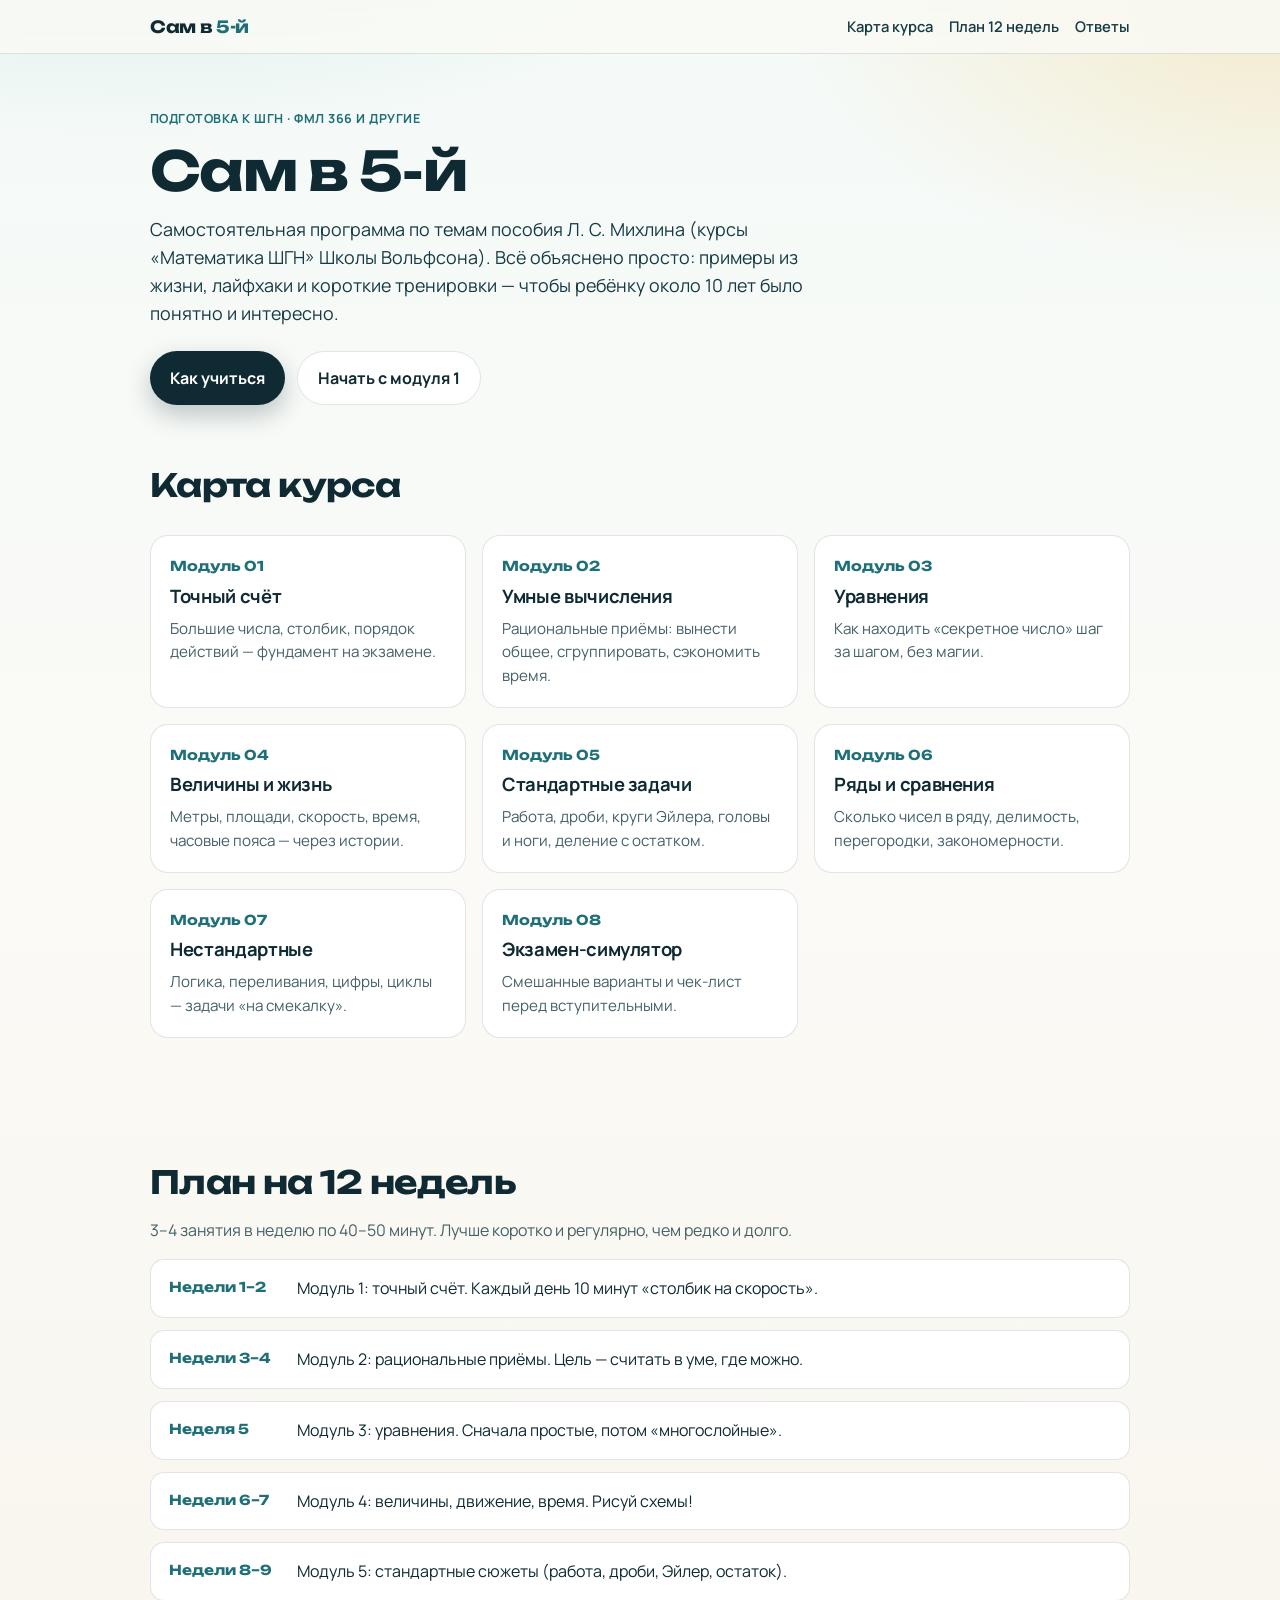
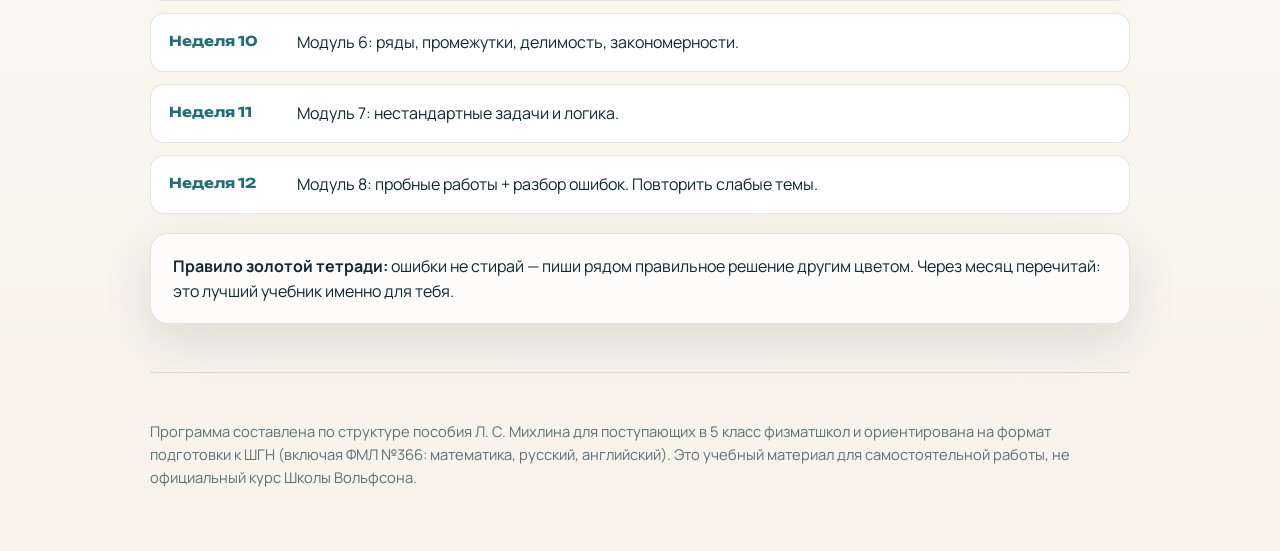
<file: kurs/index.html>
<!DOCTYPE html>
<html lang="ru">
<head>
  <meta charset="UTF-8" />
  <meta name="viewport" content="width=device-width, initial-scale=1" />
  <title>Сам в 5-й — подготовка к ШГН</title>
  <link rel="preconnect" href="https://fonts.googleapis.com" />
  <link rel="preconnect" href="https://fonts.gstatic.com" crossorigin />
  <link href="https://fonts.googleapis.com/css2?family=Manrope:wght@400;600;700;800&family=Unbounded:wght@600;700&display=swap" rel="stylesheet" />
  <link rel="stylesheet" href="assets/style.css" />
</head>
<body>
  <header class="topbar">
    <div class="wrap topbar-inner">
      <a class="brand" href="index.html">Сам в <span>5-й</span></a>
      <nav class="nav">
        <a href="#map">Карта курса</a>
        <a href="#plan">План 12 недель</a>
        <a href="otvety.html">Ответы</a>
      </nav>
    </div>
  </header>

  <main>
    <section class="hero wrap">
      <div class="hero-kicker">Подготовка к ШГН · ФМЛ 366 и другие</div>
      <h1>Сам в 5‑й</h1>
      <p>
        Самостоятельная программа по темам пособия Л.&nbsp;С.&nbsp;Михлина
        (курсы «Математика ШГН» Школы Вольфсона). Всё объяснено просто:
        примеры из жизни, лайфхаки и короткие тренировки — чтобы ребёнку
        около 10 лет было понятно и интересно.
      </p>
      <div class="cta-row">
        <a class="btn btn-primary" href="modules/00-start.html">Как учиться</a>
        <a class="btn btn-secondary" href="modules/01-schet.html">Начать с модуля 1</a>
      </div>
    </section>

    <section class="wrap section" id="map">
      <h2>Карта курса</h2>
      <div class="map">
        <a class="mod" href="modules/01-schet.html">
          <div class="mod-num">Модуль 01</div>
          <h3>Точный счёт</h3>
          <p>Большие числа, столбик, порядок действий — фундамент на экзамене.</p>
        </a>
        <a class="mod" href="modules/02-racionalnye.html">
          <div class="mod-num">Модуль 02</div>
          <h3>Умные вычисления</h3>
          <p>Рациональные приёмы: вынести общее, сгруппировать, сэкономить время.</p>
        </a>
        <a class="mod" href="modules/03-uravneniya.html">
          <div class="mod-num">Модуль 03</div>
          <h3>Уравнения</h3>
          <p>Как находить «секретное число» шаг за шагом, без магии.</p>
        </a>
        <a class="mod" href="modules/04-velichiny.html">
          <div class="mod-num">Модуль 04</div>
          <h3>Величины и жизнь</h3>
          <p>Метры, площади, скорость, время, часовые пояса — через истории.</p>
        </a>
        <a class="mod" href="modules/05-standartnye.html">
          <div class="mod-num">Модуль 05</div>
          <h3>Стандартные задачи</h3>
          <p>Работа, дроби, круги Эйлера, головы и ноги, деление с остатком.</p>
        </a>
        <a class="mod" href="modules/06-ryady.html">
          <div class="mod-num">Модуль 06</div>
          <h3>Ряды и сравнения</h3>
          <p>Сколько чисел в ряду, делимость, перегородки, закономерности.</p>
        </a>
        <a class="mod" href="modules/07-nestandartnye.html">
          <div class="mod-num">Модуль 07</div>
          <h3>Нестандартные</h3>
          <p>Логика, переливания, цифры, циклы — задачи «на смекалку».</p>
        </a>
        <a class="mod" href="modules/08-trenirovka.html">
          <div class="mod-num">Модуль 08</div>
          <h3>Экзамен-симулятор</h3>
          <p>Смешанные варианты и чек-лист перед вступительными.</p>
        </a>
      </div>
    </section>

    <section class="wrap section" id="plan">
      <h2>План на 12 недель</h2>
      <p style="margin-top:-0.3rem;color:#456068;">3–4 занятия в неделю по 40–50 минут. Лучше коротко и регулярно, чем редко и долго.</p>
      <div class="weeks" style="margin-top:1rem;">
        <div class="week"><strong>Недели 1–2</strong><div>Модуль 1: точный счёт. Каждый день 10 минут «столбик на скорость».</div></div>
        <div class="week"><strong>Недели 3–4</strong><div>Модуль 2: рациональные приёмы. Цель — считать в уме, где можно.</div></div>
        <div class="week"><strong>Неделя 5</strong><div>Модуль 3: уравнения. Сначала простые, потом «многослойные».</div></div>
        <div class="week"><strong>Недели 6–7</strong><div>Модуль 4: величины, движение, время. Рисуй схемы!</div></div>
        <div class="week"><strong>Недели 8–9</strong><div>Модуль 5: стандартные сюжеты (работа, дроби, Эйлер, остаток).</div></div>
        <div class="week"><strong>Неделя 10</strong><div>Модуль 6: ряды, промежутки, делимость, закономерности.</div></div>
        <div class="week"><strong>Неделя 11</strong><div>Модуль 7: нестандартные задачи и логика.</div></div>
        <div class="week"><strong>Неделя 12</strong><div>Модуль 8: пробные работы + разбор ошибок. Повторить слабые темы.</div></div>
      </div>
      <div class="panel" style="margin-top:1.2rem;">
        <strong>Правило золотой тетради:</strong> ошибки не стирай — пиши рядом правильное решение другим цветом.
        Через месяц перечитай: это лучший учебник именно для тебя.
      </div>
    </section>
  </main>

  <footer class="footer wrap">
    <p>
      Программа составлена по структуре пособия Л.&nbsp;С.&nbsp;Михлина для поступающих в 5 класс физматшкол
      и ориентирована на формат подготовки к ШГН (включая ФМЛ №366: математика, русский, английский).
      Это учебный материал для самостоятельной работы, не официальный курс Школы Вольфсона.
    </p>
  </footer>
</body>
</html>
</file>
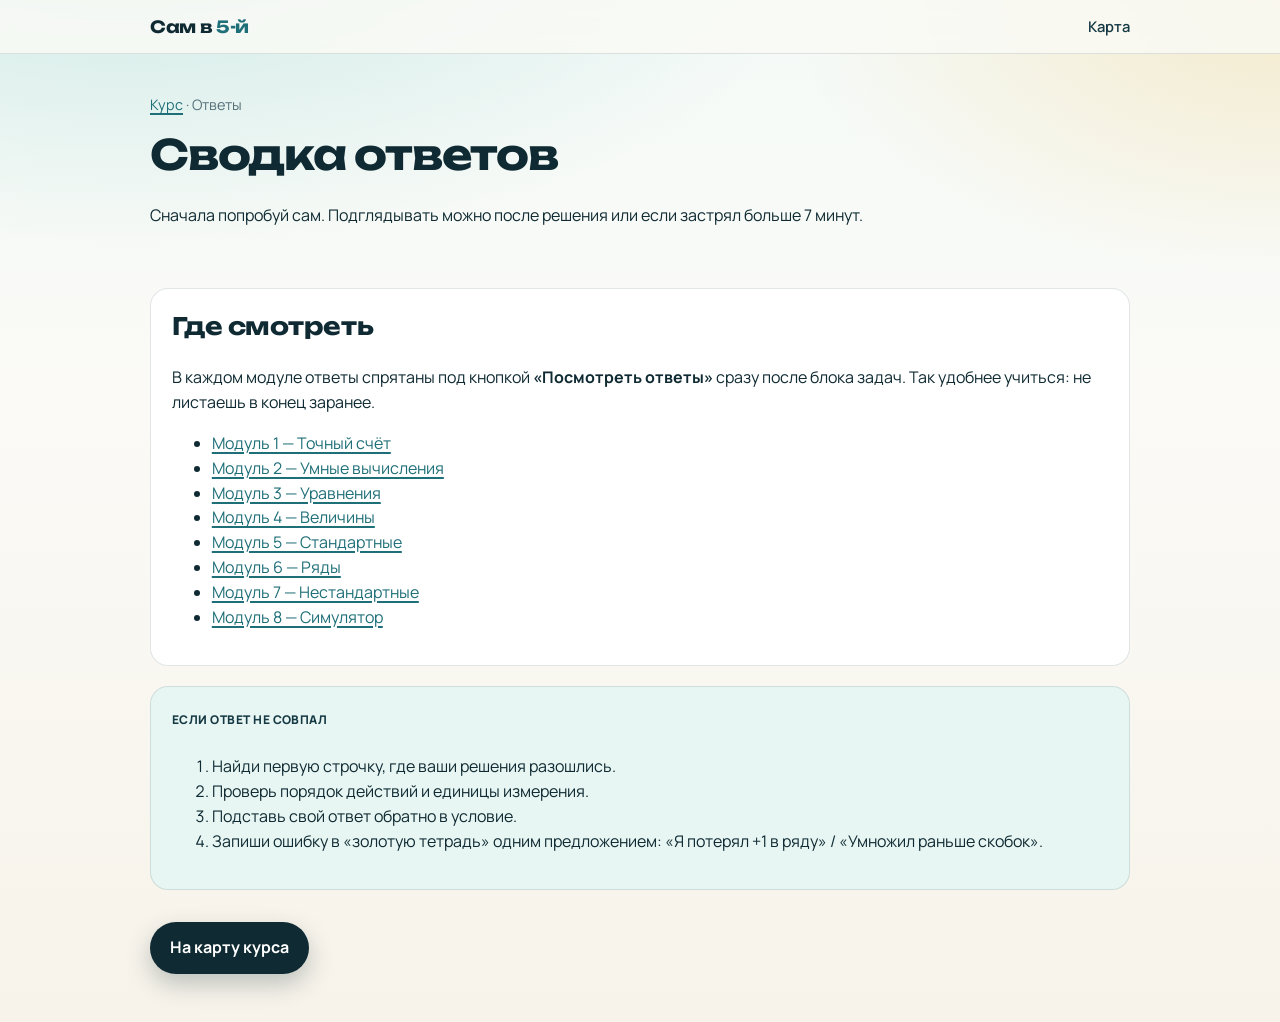
<file: kurs/otvety.html>
<!DOCTYPE html>
<html lang="ru">
<head>
  <meta charset="UTF-8" />
  <meta name="viewport" content="width=device-width, initial-scale=1" />
  <title>Ответы — Сам в 5-й</title>
  <link rel="preconnect" href="https://fonts.googleapis.com" />
  <link rel="preconnect" href="https://fonts.gstatic.com" crossorigin />
  <link href="https://fonts.googleapis.com/css2?family=Manrope:wght@400;600;700;800&family=Unbounded:wght@600;700&display=swap" rel="stylesheet" />
  <link rel="stylesheet" href="assets/style.css" />
</head>
<body>
  <header class="topbar">
    <div class="wrap topbar-inner">
      <a class="brand" href="index.html">Сам в <span>5-й</span></a>
      <nav class="nav"><a href="index.html">Карта</a></nav>
    </div>
  </header>
  <main class="wrap">
    <div class="lesson-hero">
      <div class="crumbs"><a href="index.html">Курс</a> · Ответы</div>
      <h1>Сводка ответов</h1>
      <p>Сначала попробуй сам. Подглядывать можно после решения или если застрял больше 7 минут.</p>
    </div>

    <div class="block">
      <h2>Где смотреть</h2>
      <p>В каждом модуле ответы спрятаны под кнопкой <strong>«Посмотреть ответы»</strong> сразу после блока задач. Так удобнее учиться: не листаешь в конец заранее.</p>
      <ul>
        <li><a href="modules/01-schet.html">Модуль 1 — Точный счёт</a></li>
        <li><a href="modules/02-racionalnye.html">Модуль 2 — Умные вычисления</a></li>
        <li><a href="modules/03-uravneniya.html">Модуль 3 — Уравнения</a></li>
        <li><a href="modules/04-velichiny.html">Модуль 4 — Величины</a></li>
        <li><a href="modules/05-standartnye.html">Модуль 5 — Стандартные</a></li>
        <li><a href="modules/06-ryady.html">Модуль 6 — Ряды</a></li>
        <li><a href="modules/07-nestandartnye.html">Модуль 7 — Нестандартные</a></li>
        <li><a href="modules/08-trenirovka.html">Модуль 8 — Симулятор</a></li>
      </ul>
    </div>

    <div class="block check">
      <div class="tag">Если ответ не совпал</div>
      <ol>
        <li>Найди первую строчку, где ваши решения разошлись.</li>
        <li>Проверь порядок действий и единицы измерения.</li>
        <li>Подставь свой ответ обратно в условие.</li>
        <li>Запиши ошибку в «золотую тетрадь» одним предложением: «Я потерял +1 в ряду» / «Умножил раньше скобок».</li>
      </ol>
    </div>

    <div class="pager">
      <a class="btn btn-primary" href="index.html">На карту курса</a>
    </div>
  </main>
</body>
</html>
</file>
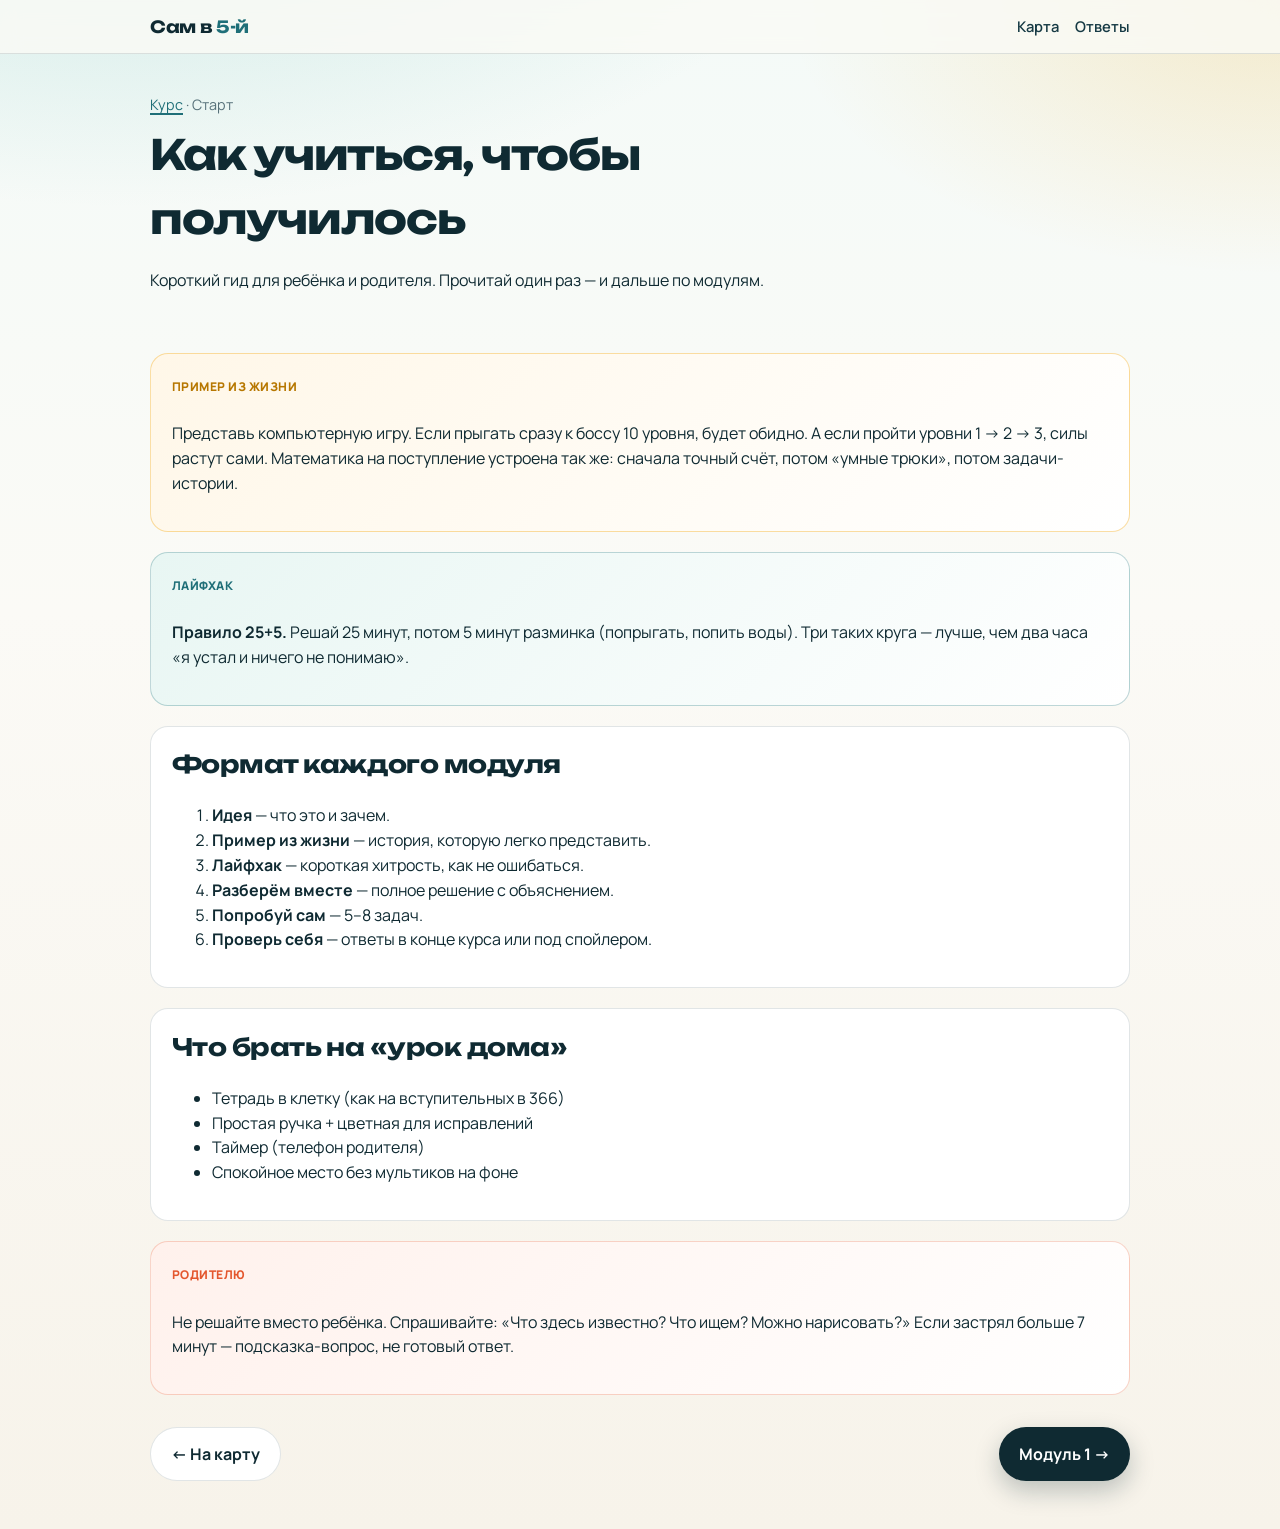
<file: kurs/modules/00-start.html>
<!DOCTYPE html>
<html lang="ru">
<head>
  <meta charset="UTF-8" />
  <meta name="viewport" content="width=device-width, initial-scale=1" />
  <title>Как учиться — Сам в 5-й</title>
  <link rel="preconnect" href="https://fonts.googleapis.com" />
  <link rel="preconnect" href="https://fonts.gstatic.com" crossorigin />
  <link href="https://fonts.googleapis.com/css2?family=Manrope:wght@400;600;700;800&family=Unbounded:wght@600;700&display=swap" rel="stylesheet" />
  <link rel="stylesheet" href="../assets/style.css" />
</head>
<body>
  <header class="topbar">
    <div class="wrap topbar-inner">
      <a class="brand" href="../index.html">Сам в <span>5-й</span></a>
      <nav class="nav"><a href="../index.html">Карта</a><a href="../otvety.html">Ответы</a></nav>
    </div>
  </header>
  <main class="wrap">
    <div class="lesson-hero">
      <div class="crumbs"><a href="../index.html">Курс</a> · Старт</div>
      <h1>Как учиться, чтобы получилось</h1>
      <p>Короткий гид для ребёнка и родителя. Прочитай один раз — и дальше по модулям.</p>
    </div>

    <div class="block life">
      <div class="tag">Пример из жизни</div>
      <p>Представь компьютерную игру. Если прыгать сразу к боссу 10 уровня, будет обидно. А если пройти уровни 1 → 2 → 3, силы растут сами. Математика на поступление устроена так же: сначала точный счёт, потом «умные трюки», потом задачи-истории.</p>
    </div>

    <div class="block hack">
      <div class="tag">Лайфхак</div>
      <p><strong>Правило 25+5.</strong> Решай 25 минут, потом 5 минут разминка (попрыгать, попить воды). Три таких круга — лучше, чем два часа «я устал и ничего не понимаю».</p>
    </div>

    <div class="block">
      <h2>Формат каждого модуля</h2>
      <ol>
        <li><strong>Идея</strong> — что это и зачем.</li>
        <li><strong>Пример из жизни</strong> — история, которую легко представить.</li>
        <li><strong>Лайфхак</strong> — короткая хитрость, как не ошибаться.</li>
        <li><strong>Разберём вместе</strong> — полное решение с объяснением.</li>
        <li><strong>Попробуй сам</strong> — 5–8 задач.</li>
        <li><strong>Проверь себя</strong> — ответы в конце курса или под спойлером.</li>
      </ol>
    </div>

    <div class="block">
      <h2>Что брать на «урок дома»</h2>
      <ul>
        <li>Тетрадь в клетку (как на вступительных в 366)</li>
        <li>Простая ручка + цветная для исправлений</li>
        <li>Таймер (телефон родителя)</li>
        <li>Спокойное место без мультиков на фоне</li>
      </ul>
    </div>

    <div class="block together">
      <div class="tag">Родителю</div>
      <p>Не решайте вместо ребёнка. Спрашивайте: «Что здесь известно? Что ищем? Можно нарисовать?» Если застрял больше 7 минут — подсказка-вопрос, не готовый ответ.</p>
    </div>

    <div class="pager">
      <a class="btn btn-secondary" href="../index.html">← На карту</a>
      <a class="btn btn-primary" href="01-schet.html">Модуль 1 →</a>
    </div>
  </main>
</body>
</html>
</file>
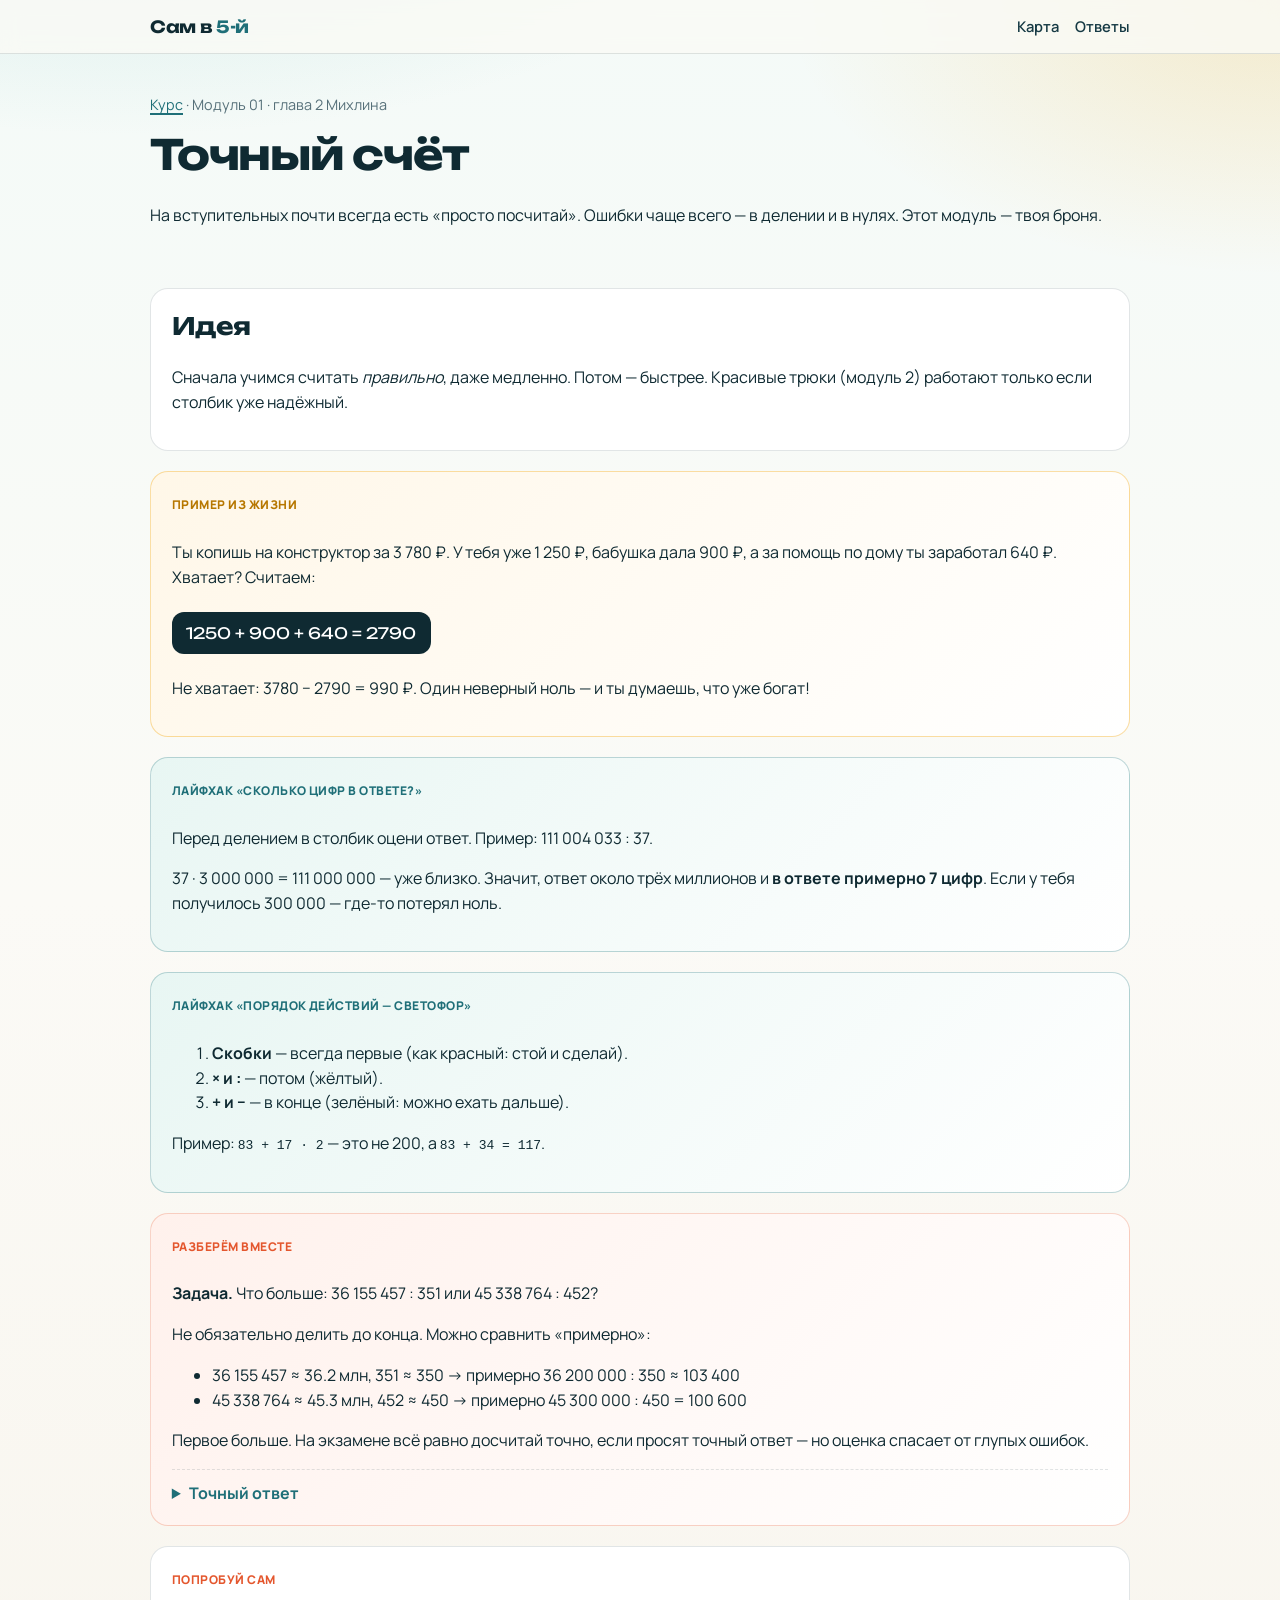
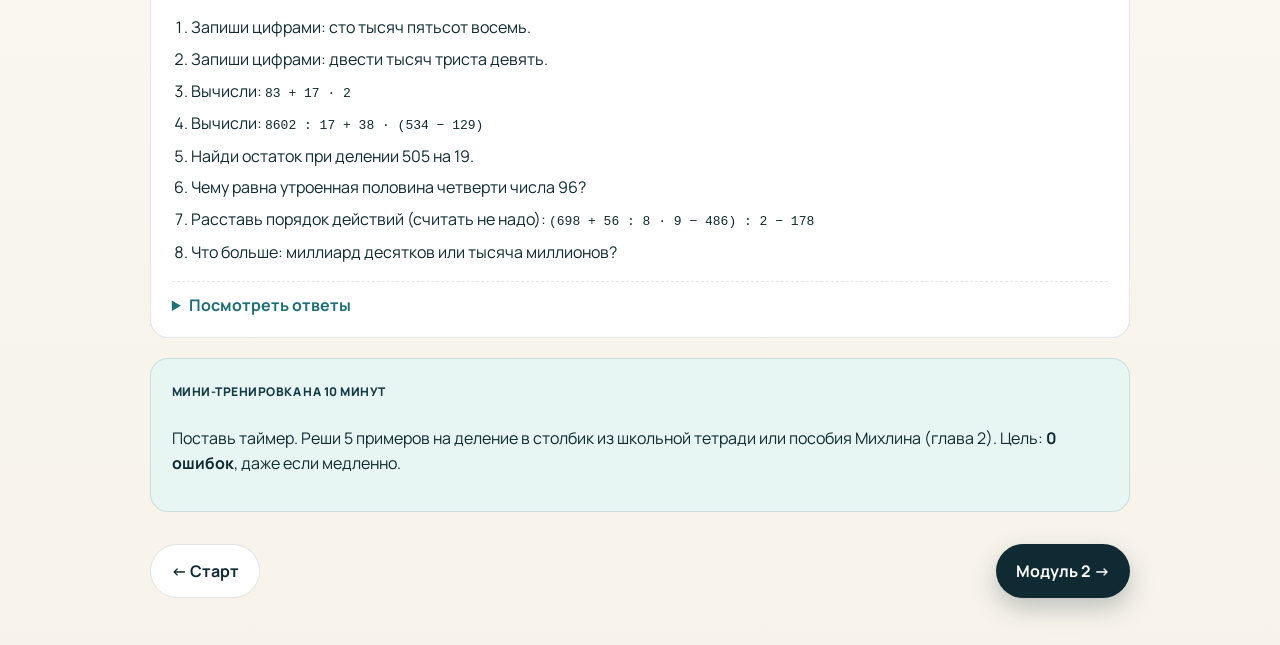
<file: kurs/modules/01-schet.html>
<!DOCTYPE html>
<html lang="ru">
<head>
  <meta charset="UTF-8" />
  <meta name="viewport" content="width=device-width, initial-scale=1" />
  <title>Модуль 1. Точный счёт — Сам в 5-й</title>
  <link rel="preconnect" href="https://fonts.googleapis.com" />
  <link rel="preconnect" href="https://fonts.gstatic.com" crossorigin />
  <link href="https://fonts.googleapis.com/css2?family=Manrope:wght@400;600;700;800&family=Unbounded:wght@600;700&display=swap" rel="stylesheet" />
  <link rel="stylesheet" href="../assets/style.css" />
</head>
<body>
  <header class="topbar">
    <div class="wrap topbar-inner">
      <a class="brand" href="../index.html">Сам в <span>5-й</span></a>
      <nav class="nav"><a href="../index.html">Карта</a><a href="../otvety.html">Ответы</a></nav>
    </div>
  </header>
  <main class="wrap">
    <div class="lesson-hero">
      <div class="crumbs"><a href="../index.html">Курс</a> · Модуль 01 · глава 2 Михлина</div>
      <h1>Точный счёт</h1>
      <p>На вступительных почти всегда есть «просто посчитай». Ошибки чаще всего — в делении и в нулях. Этот модуль — твоя броня.</p>
    </div>

    <div class="block">
      <h2>Идея</h2>
      <p>Сначала учимся считать <em>правильно</em>, даже медленно. Потом — быстрее. Красивые трюки (модуль 2) работают только если столбик уже надёжный.</p>
    </div>

    <div class="block life">
      <div class="tag">Пример из жизни</div>
      <p>Ты копишь на конструктор за 3&nbsp;780 ₽. У тебя уже 1&nbsp;250 ₽, бабушка дала 900 ₽, а за помощь по дому ты заработал 640 ₽. Хватает? Считаем:</p>
      <p><span class="formula">1250 + 900 + 640 = 2790</span></p>
      <p>Не хватает: 3780 − 2790 = 990 ₽. Один неверный ноль — и ты думаешь, что уже богат!</p>
    </div>

    <div class="block hack">
      <div class="tag">Лайфхак «Сколько цифр в ответе?»</div>
      <p>Перед делением в столбик оцени ответ. Пример: 111&nbsp;004&nbsp;033 : 37.</p>
      <p>37 · 3&nbsp;000&nbsp;000 = 111&nbsp;000&nbsp;000 — уже близко. Значит, ответ около трёх миллионов и <strong>в ответе примерно 7 цифр</strong>. Если у тебя получилось 300&nbsp;000 — где-то потерял ноль.</p>
    </div>

    <div class="block hack">
      <div class="tag">Лайфхак «Порядок действий — светофор»</div>
      <ol>
        <li><strong>Скобки</strong> — всегда первые (как красный: стой и сделай).</li>
        <li><strong>× и :</strong> — потом (жёлтый).</li>
        <li><strong>+ и −</strong> — в конце (зелёный: можно ехать дальше).</li>
      </ol>
      <p>Пример: <code>83 + 17 · 2</code> — это не 200, а <code>83 + 34 = 117</code>.</p>
    </div>

    <div class="block together">
      <div class="tag">Разберём вместе</div>
      <p><strong>Задача.</strong> Что больше: 36&nbsp;155&nbsp;457 : 351 или 45&nbsp;338&nbsp;764 : 452?</p>
      <p>Не обязательно делить до конца. Можно сравнить «примерно»:</p>
      <ul>
        <li>36&nbsp;155&nbsp;457 ≈ 36.2 млн, 351 ≈ 350 → примерно 36&nbsp;200&nbsp;000 : 350 ≈ 103&nbsp;400</li>
        <li>45&nbsp;338&nbsp;764 ≈ 45.3 млн, 452 ≈ 450 → примерно 45&nbsp;300&nbsp;000 : 450 = 100&nbsp;600</li>
      </ul>
      <p>Первое больше. На экзамене всё равно досчитай точно, если просят точный ответ — но оценка спасает от глупых ошибок.</p>
      <details class="answer"><summary>Точный ответ</summary><p>Первое частное больше (103&nbsp;007… против 100&nbsp;307… — ориентир; главное — метод сравнения и аккуратное деление).</p></details>
    </div>

    <div class="block try">
      <div class="tag">Попробуй сам</div>
      <ol class="tasks">
        <li>Запиши цифрами: сто тысяч пятьсот восемь.</li>
        <li>Запиши цифрами: двести тысяч триста девять.</li>
        <li>Вычисли: <code>83 + 17 · 2</code></li>
        <li>Вычисли: <code>8602 : 17 + 38 · (534 − 129)</code></li>
        <li>Найди остаток при делении 505 на 19.</li>
        <li>Чему равна утроенная половина четверти числа 96?</li>
        <li>Расставь порядок действий (считать не надо): <code>(698 + 56 : 8 · 9 − 486) : 2 − 178</code></li>
        <li>Что больше: миллиард десятков или тысяча миллионов?</li>
      </ol>
      <details class="answer">
        <summary>Посмотреть ответы</summary>
        <ol>
          <li>100508</li>
          <li>200309</li>
          <li>117</li>
          <li>506 + 15390 = 15896</li>
          <li>11 (19·26=494, 505−494=11)</li>
          <li>36 (четверть 24 → половина 12 → утроенная 36)</li>
          <li>сначала в скобках: : и ·, потом +, −; затем : 2; потом − 178</li>
          <li>миллиард десятков больше (10 млрд против 1 млрд)</li>
        </ol>
      </details>
    </div>

    <div class="block check">
      <div class="tag">Мини-тренировка на 10 минут</div>
      <p>Поставь таймер. Реши 5 примеров на деление в столбик из школьной тетради или пособия Михлина (глава 2). Цель: <strong>0 ошибок</strong>, даже если медленно.</p>
    </div>

    <div class="pager">
      <a class="btn btn-secondary" href="00-start.html">← Старт</a>
      <a class="btn btn-primary" href="02-racionalnye.html">Модуль 2 →</a>
    </div>
  </main>
</body>
</html>
</file>
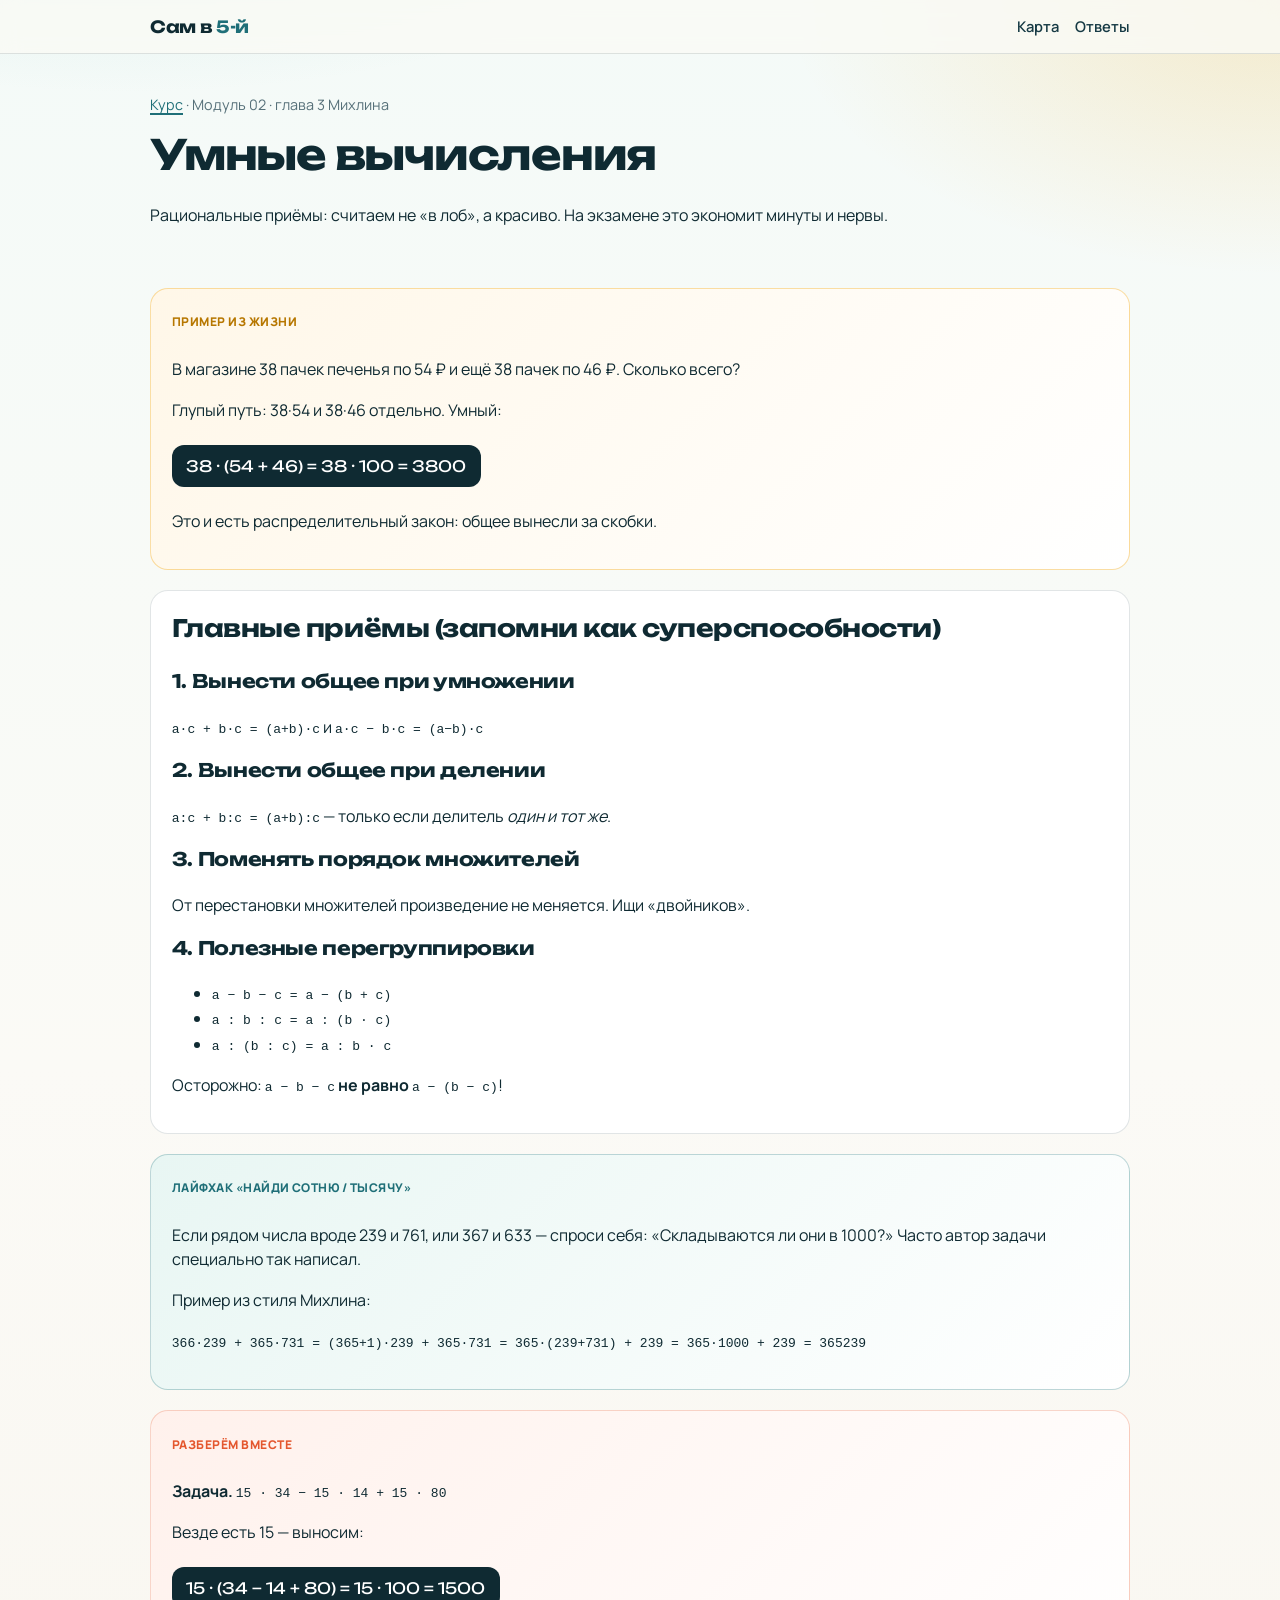
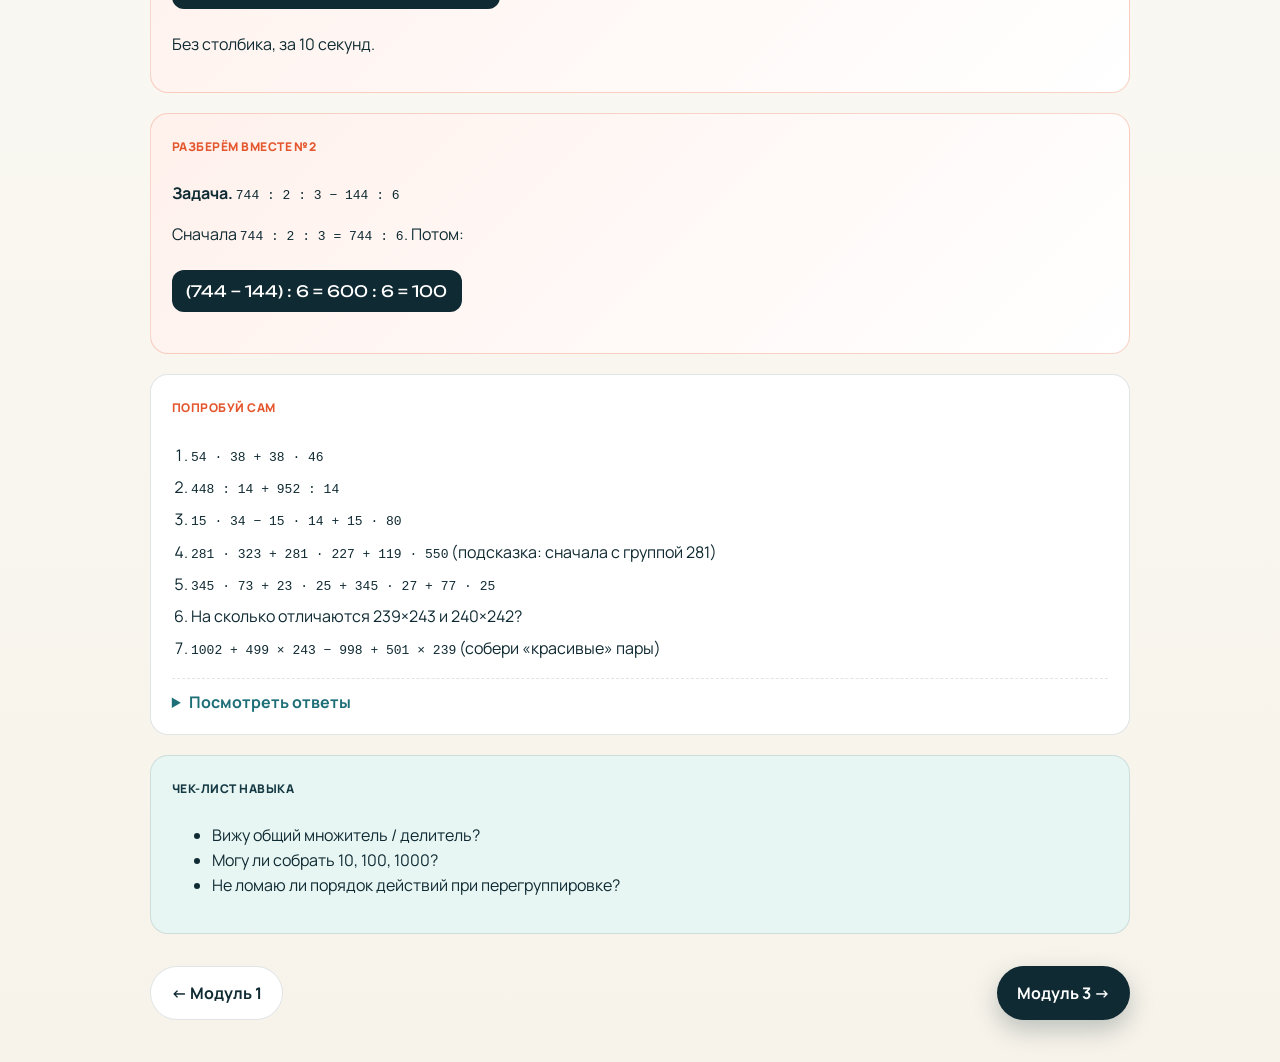
<file: kurs/modules/02-racionalnye.html>
<!DOCTYPE html>
<html lang="ru">
<head>
  <meta charset="UTF-8" />
  <meta name="viewport" content="width=device-width, initial-scale=1" />
  <title>Модуль 2. Умные вычисления — Сам в 5-й</title>
  <link rel="preconnect" href="https://fonts.googleapis.com" />
  <link rel="preconnect" href="https://fonts.gstatic.com" crossorigin />
  <link href="https://fonts.googleapis.com/css2?family=Manrope:wght@400;600;700;800&family=Unbounded:wght@600;700&display=swap" rel="stylesheet" />
  <link rel="stylesheet" href="../assets/style.css" />
</head>
<body>
  <header class="topbar">
    <div class="wrap topbar-inner">
      <a class="brand" href="../index.html">Сам в <span>5-й</span></a>
      <nav class="nav"><a href="../index.html">Карта</a><a href="../otvety.html">Ответы</a></nav>
    </div>
  </header>
  <main class="wrap">
    <div class="lesson-hero">
      <div class="crumbs"><a href="../index.html">Курс</a> · Модуль 02 · глава 3 Михлина</div>
      <h1>Умные вычисления</h1>
      <p>Рациональные приёмы: считаем не «в лоб», а красиво. На экзамене это экономит минуты и нервы.</p>
    </div>

    <div class="block life">
      <div class="tag">Пример из жизни</div>
      <p>В магазине 38 пачек печенья по 54 ₽ и ещё 38 пачек по 46 ₽. Сколько всего?</p>
      <p>Глупый путь: 38·54 и 38·46 отдельно. Умный:</p>
      <p><span class="formula">38 · (54 + 46) = 38 · 100 = 3800</span></p>
      <p>Это и есть распределительный закон: общее вынесли за скобки.</p>
    </div>

    <div class="block">
      <h2>Главные приёмы (запомни как суперспособности)</h2>
      <h3>1. Вынести общее при умножении</h3>
      <p><code>a·c + b·c = (a+b)·c</code> и <code>a·c − b·c = (a−b)·c</code></p>
      <h3>2. Вынести общее при делении</h3>
      <p><code>a:c + b:c = (a+b):c</code> — только если делитель <em>один и тот же</em>.</p>
      <h3>3. Поменять порядок множителей</h3>
      <p>От перестановки множителей произведение не меняется. Ищи «двойников».</p>
      <h3>4. Полезные перегруппировки</h3>
      <ul>
        <li><code>a − b − c = a − (b + c)</code></li>
        <li><code>a : b : c = a : (b · c)</code></li>
        <li><code>a : (b : c) = a : b · c</code></li>
      </ul>
      <p>Осторожно: <code>a − b − c</code> <strong>не равно</strong> <code>a − (b − c)</code>!</p>
    </div>

    <div class="block hack">
      <div class="tag">Лайфхак «Найди сотню / тысячу»</div>
      <p>Если рядом числа вроде 239 и 761, или 367 и 633 — спроси себя: «Складываются ли они в 1000?» Часто автор задачи специально так написал.</p>
      <p>Пример из стиля Михлина:</p>
      <p><code>366·239 + 365·731 = (365+1)·239 + 365·731 = 365·(239+731) + 239 = 365·1000 + 239 = 365239</code></p>
    </div>

    <div class="block together">
      <div class="tag">Разберём вместе</div>
      <p><strong>Задача.</strong> <code>15 · 34 − 15 · 14 + 15 · 80</code></p>
      <p>Везде есть 15 — выносим:</p>
      <p><span class="formula">15 · (34 − 14 + 80) = 15 · 100 = 1500</span></p>
      <p>Без столбика, за 10 секунд.</p>
    </div>

    <div class="block together">
      <div class="tag">Разберём вместе №2</div>
      <p><strong>Задача.</strong> <code>744 : 2 : 3 − 144 : 6</code></p>
      <p>Сначала <code>744 : 2 : 3 = 744 : 6</code>. Потом:</p>
      <p><span class="formula">(744 − 144) : 6 = 600 : 6 = 100</span></p>
    </div>

    <div class="block try">
      <div class="tag">Попробуй сам</div>
      <ol class="tasks">
        <li><code>54 · 38 + 38 · 46</code></li>
        <li><code>448 : 14 + 952 : 14</code></li>
        <li><code>15 · 34 − 15 · 14 + 15 · 80</code></li>
        <li><code>281 · 323 + 281 · 227 + 119 · 550</code> (подсказка: сначала с группой 281)</li>
        <li><code>345 · 73 + 23 · 25 + 345 · 27 + 77 · 25</code></li>
        <li>На сколько отличаются 239×243 и 240×242?</li>
        <li><code>1002 + 499 × 243 − 998 + 501 × 239</code> (собери «красивые» пары)</li>
      </ol>
      <details class="answer">
        <summary>Посмотреть ответы</summary>
        <ol>
          <li>3800</li>
          <li>100</li>
          <li>1500</li>
          <li>281·550 + 119·550 = 400·550 = 220000</li>
          <li>345·100 + 100·25 = 34500 + 2500 = 37000</li>
          <li>отличаются на 3: 239·243 − 240·242 = −243 + 240 = −3 (второе больше на 3)</li>
          <li>(1002−998) + 499·243 + 501·239 = 4 + 499·243 + 501·239. Перепиши 499=500−1, 501=500+1: получится 4 + 500·(243+239) + (239−243) = 4 + 500·482 − 4 = 241000</li>
        </ol>
      </details>
    </div>

    <div class="block check">
      <div class="tag">Чек-лист навыка</div>
      <ul>
        <li>Вижу общий множитель / делитель?</li>
        <li>Могу ли собрать 10, 100, 1000?</li>
        <li>Не ломаю ли порядок действий при перегруппировке?</li>
      </ul>
    </div>

    <div class="pager">
      <a class="btn btn-secondary" href="01-schet.html">← Модуль 1</a>
      <a class="btn btn-primary" href="03-uravneniya.html">Модуль 3 →</a>
    </div>
  </main>
</body>
</html>
</file>
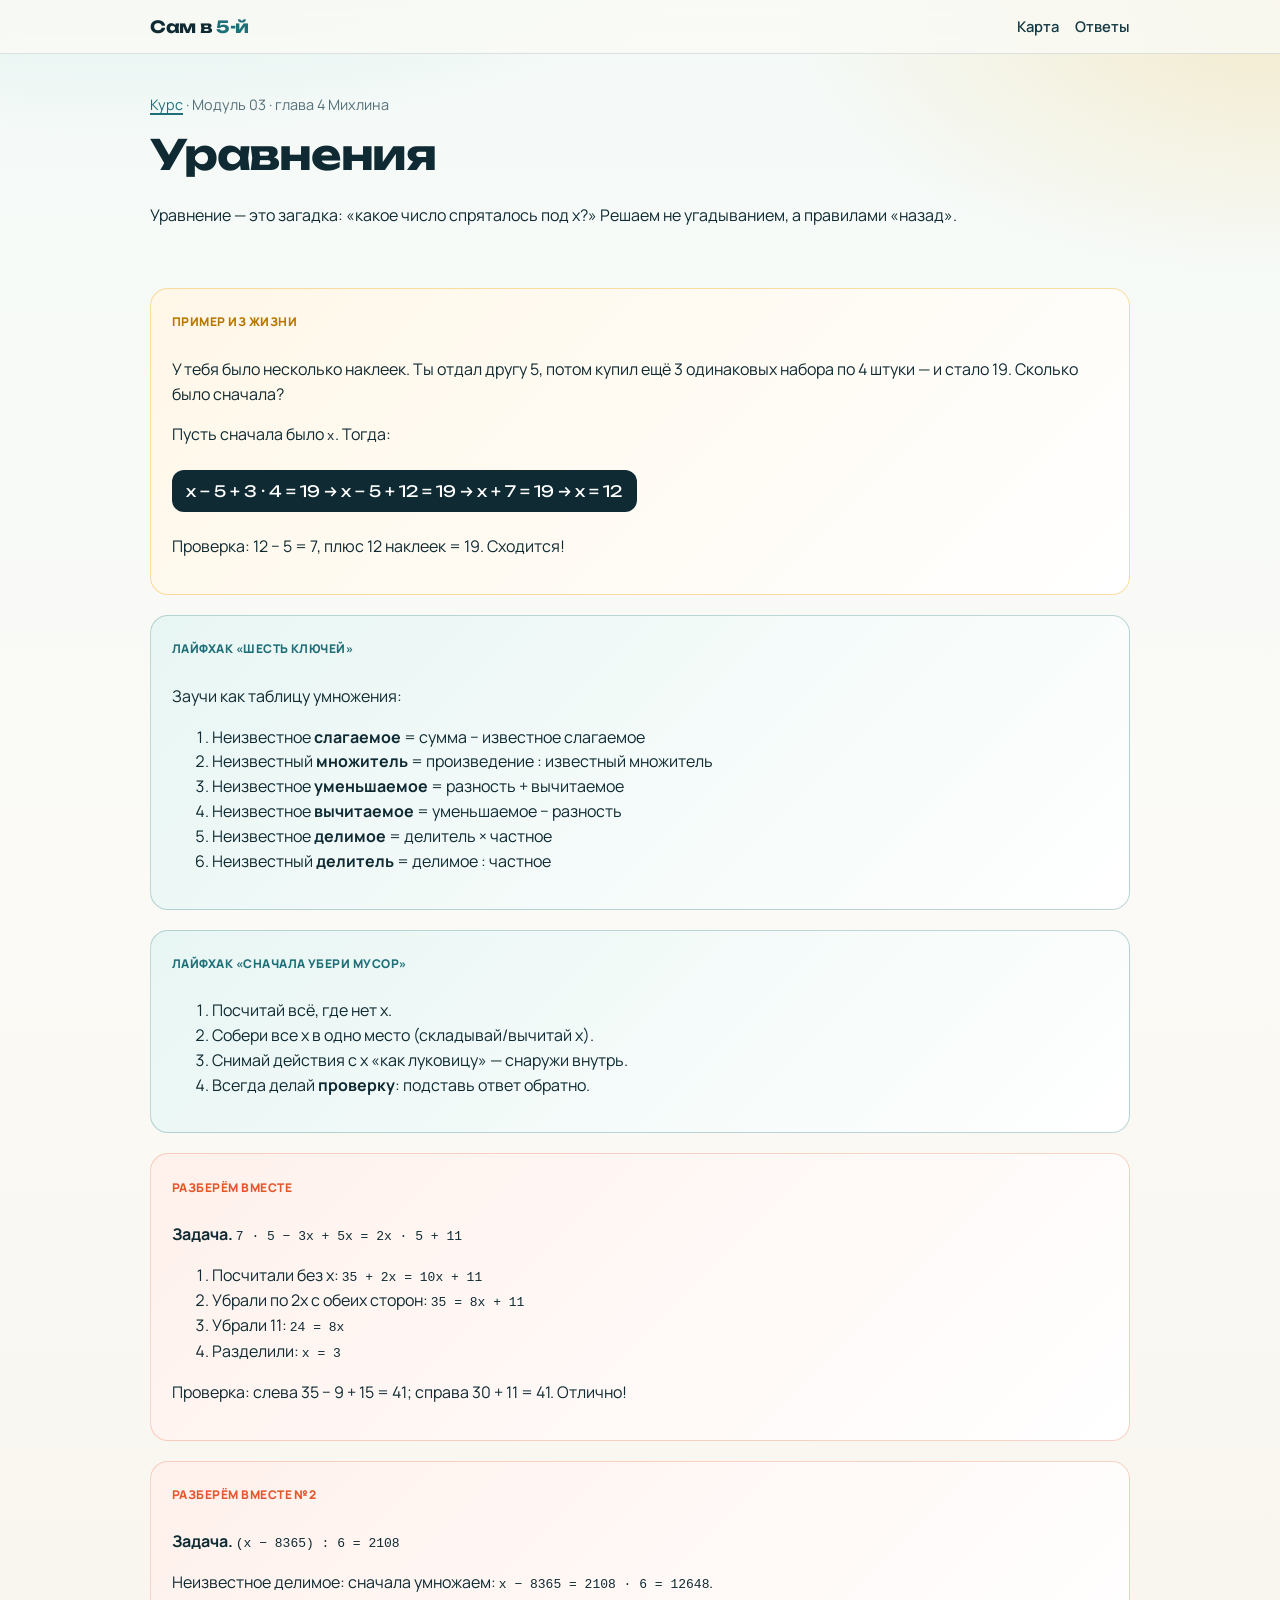
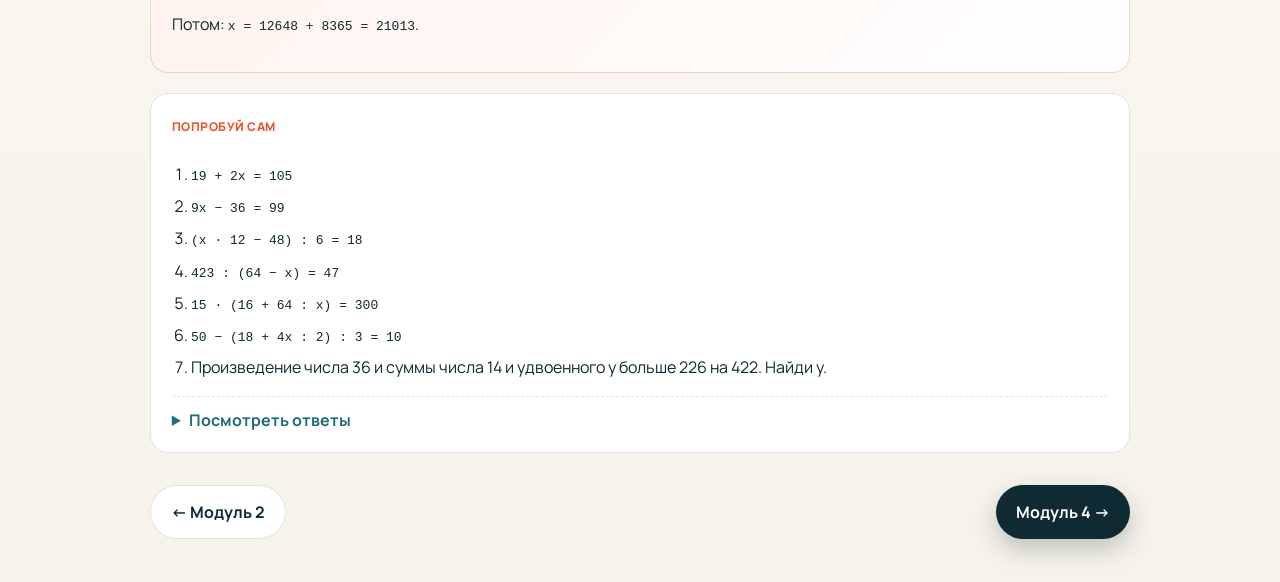
<file: kurs/modules/03-uravneniya.html>
<!DOCTYPE html>
<html lang="ru">
<head>
  <meta charset="UTF-8" />
  <meta name="viewport" content="width=device-width, initial-scale=1" />
  <title>Модуль 3. Уравнения — Сам в 5-й</title>
  <link rel="preconnect" href="https://fonts.googleapis.com" />
  <link rel="preconnect" href="https://fonts.gstatic.com" crossorigin />
  <link href="https://fonts.googleapis.com/css2?family=Manrope:wght@400;600;700;800&family=Unbounded:wght@600;700&display=swap" rel="stylesheet" />
  <link rel="stylesheet" href="../assets/style.css" />
</head>
<body>
  <header class="topbar">
    <div class="wrap topbar-inner">
      <a class="brand" href="../index.html">Сам в <span>5-й</span></a>
      <nav class="nav"><a href="../index.html">Карта</a><a href="../otvety.html">Ответы</a></nav>
    </div>
  </header>
  <main class="wrap">
    <div class="lesson-hero">
      <div class="crumbs"><a href="../index.html">Курс</a> · Модуль 03 · глава 4 Михлина</div>
      <h1>Уравнения</h1>
      <p>Уравнение — это загадка: «какое число спряталось под x?» Решаем не угадыванием, а правилами «назад».</p>
    </div>

    <div class="block life">
      <div class="tag">Пример из жизни</div>
      <p>У тебя было несколько наклеек. Ты отдал другу 5, потом купил ещё 3 одинаковых набора по 4 штуки — и стало 19. Сколько было сначала?</p>
      <p>Пусть сначала было <code>x</code>. Тогда:</p>
      <p><span class="formula">x − 5 + 3 · 4 = 19 → x − 5 + 12 = 19 → x + 7 = 19 → x = 12</span></p>
      <p>Проверка: 12 − 5 = 7, плюс 12 наклеек = 19. Сходится!</p>
    </div>

    <div class="block hack">
      <div class="tag">Лайфхак «Шесть ключей»</div>
      <p>Заучи как таблицу умножения:</p>
      <ol>
        <li>Неизвестное <strong>слагаемое</strong> = сумма − известное слагаемое</li>
        <li>Неизвестный <strong>множитель</strong> = произведение : известный множитель</li>
        <li>Неизвестное <strong>уменьшаемое</strong> = разность + вычитаемое</li>
        <li>Неизвестное <strong>вычитаемое</strong> = уменьшаемое − разность</li>
        <li>Неизвестное <strong>делимое</strong> = делитель × частное</li>
        <li>Неизвестный <strong>делитель</strong> = делимое : частное</li>
      </ol>
    </div>

    <div class="block hack">
      <div class="tag">Лайфхак «Сначала убери мусор»</div>
      <ol>
        <li>Посчитай всё, где нет x.</li>
        <li>Собери все x в одно место (складывай/вычитай x).</li>
        <li>Снимай действия с x «как луковицу» — снаружи внутрь.</li>
        <li>Всегда делай <strong>проверку</strong>: подставь ответ обратно.</li>
      </ol>
    </div>

    <div class="block together">
      <div class="tag">Разберём вместе</div>
      <p><strong>Задача.</strong> <code>7 · 5 − 3x + 5x = 2x · 5 + 11</code></p>
      <ol>
        <li>Посчитали без x: <code>35 + 2x = 10x + 11</code></li>
        <li>Убрали по 2x с обеих сторон: <code>35 = 8x + 11</code></li>
        <li>Убрали 11: <code>24 = 8x</code></li>
        <li>Разделили: <code>x = 3</code></li>
      </ol>
      <p>Проверка: слева 35 − 9 + 15 = 41; справа 30 + 11 = 41. Отлично!</p>
    </div>

    <div class="block together">
      <div class="tag">Разберём вместе №2</div>
      <p><strong>Задача.</strong> <code>(x − 8365) : 6 = 2108</code></p>
      <p>Неизвестное делимое: сначала умножаем: <code>x − 8365 = 2108 · 6 = 12648</code>.</p>
      <p>Потом: <code>x = 12648 + 8365 = 21013</code>.</p>
    </div>

    <div class="block try">
      <div class="tag">Попробуй сам</div>
      <ol class="tasks">
        <li><code>19 + 2x = 105</code></li>
        <li><code>9x − 36 = 99</code></li>
        <li><code>(x · 12 − 48) : 6 = 18</code></li>
        <li><code>423 : (64 − x) = 47</code></li>
        <li><code>15 · (16 + 64 : x) = 300</code></li>
        <li><code>50 − (18 + 4x : 2) : 3 = 10</code></li>
        <li>Произведение числа 36 и суммы числа 14 и удвоенного y больше 226 на 422. Найди y.</li>
      </ol>
      <details class="answer">
        <summary>Посмотреть ответы</summary>
        <ol>
          <li>x = 43</li>
          <li>x = 15</li>
          <li>x = 13</li>
          <li>x = 55</li>
          <li>x = 16</li>
          <li>x = 21</li>
          <li>36·(14+2y) = 226+422 = 648 → 14+2y = 18 → y = 2</li>
        </ol>
      </details>
    </div>

    <div class="pager">
      <a class="btn btn-secondary" href="02-racionalnye.html">← Модуль 2</a>
      <a class="btn btn-primary" href="04-velichiny.html">Модуль 4 →</a>
    </div>
  </main>
</body>
</html>
</file>
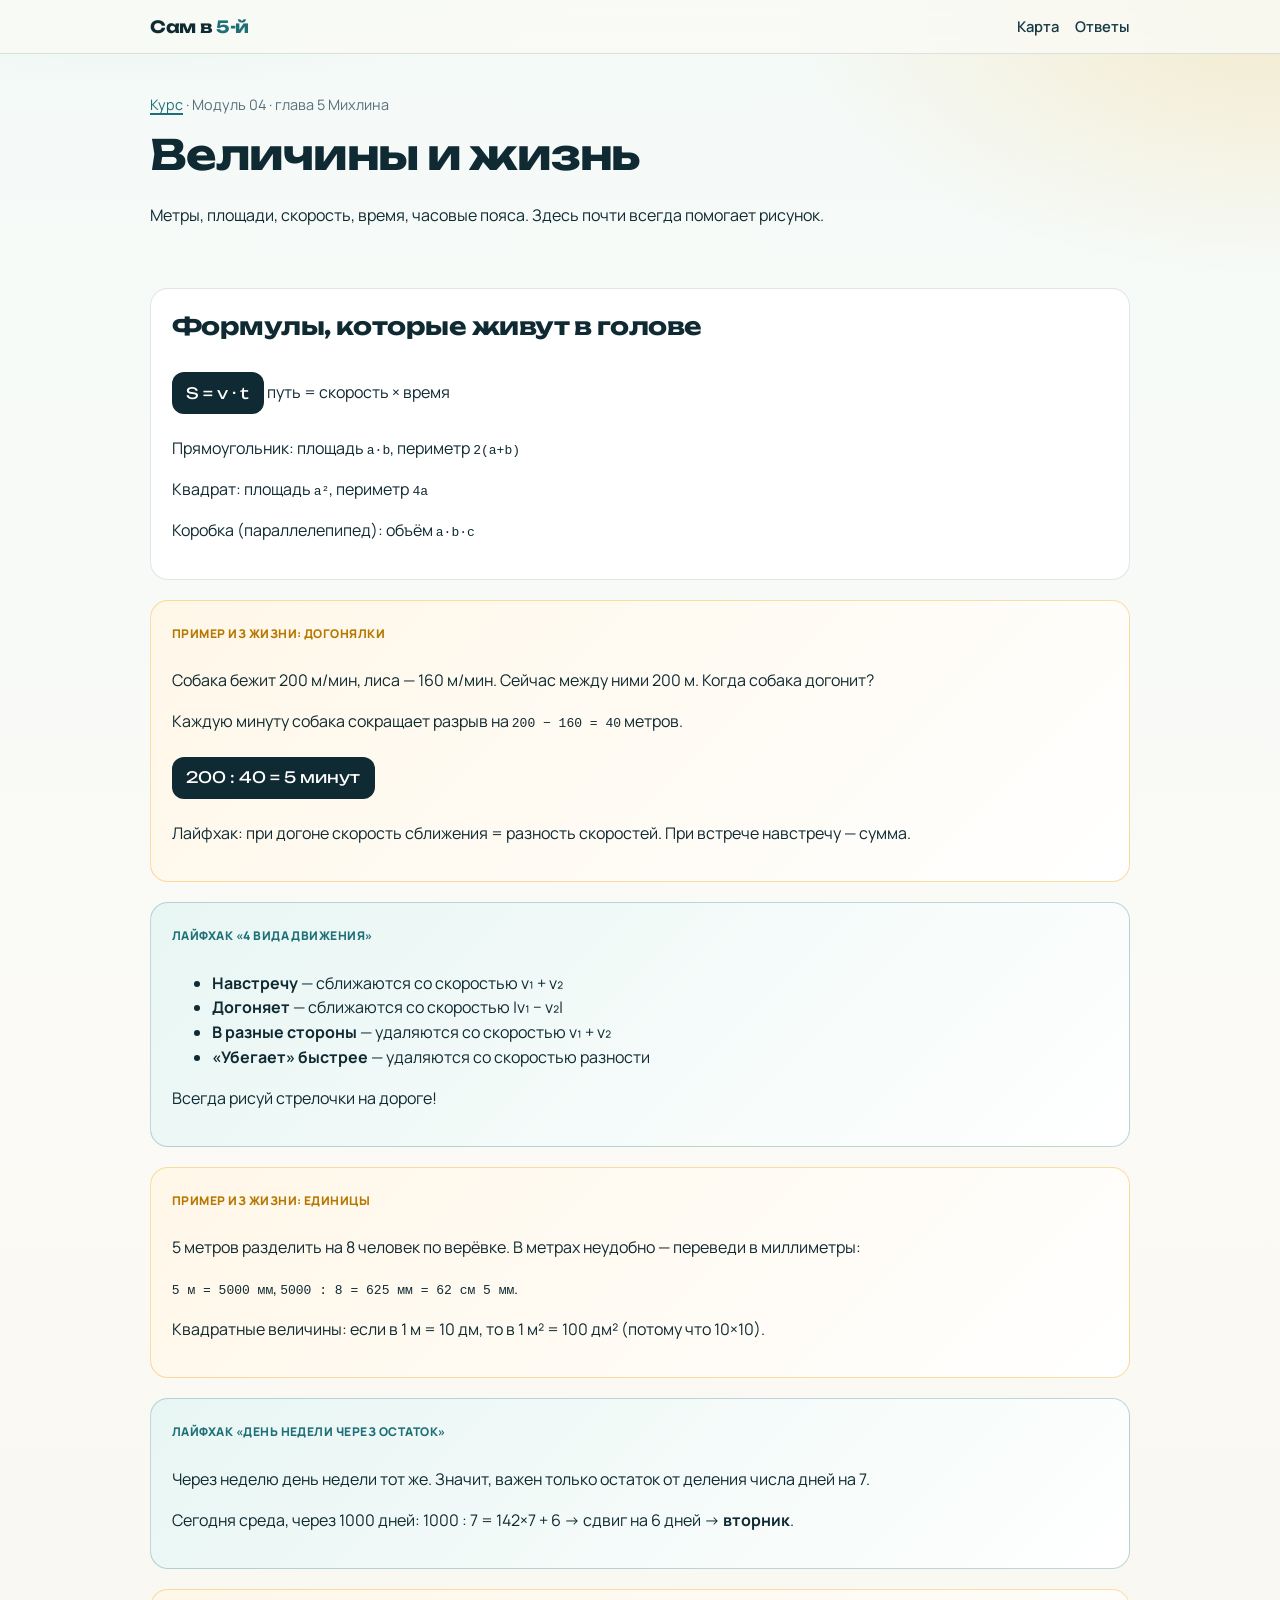
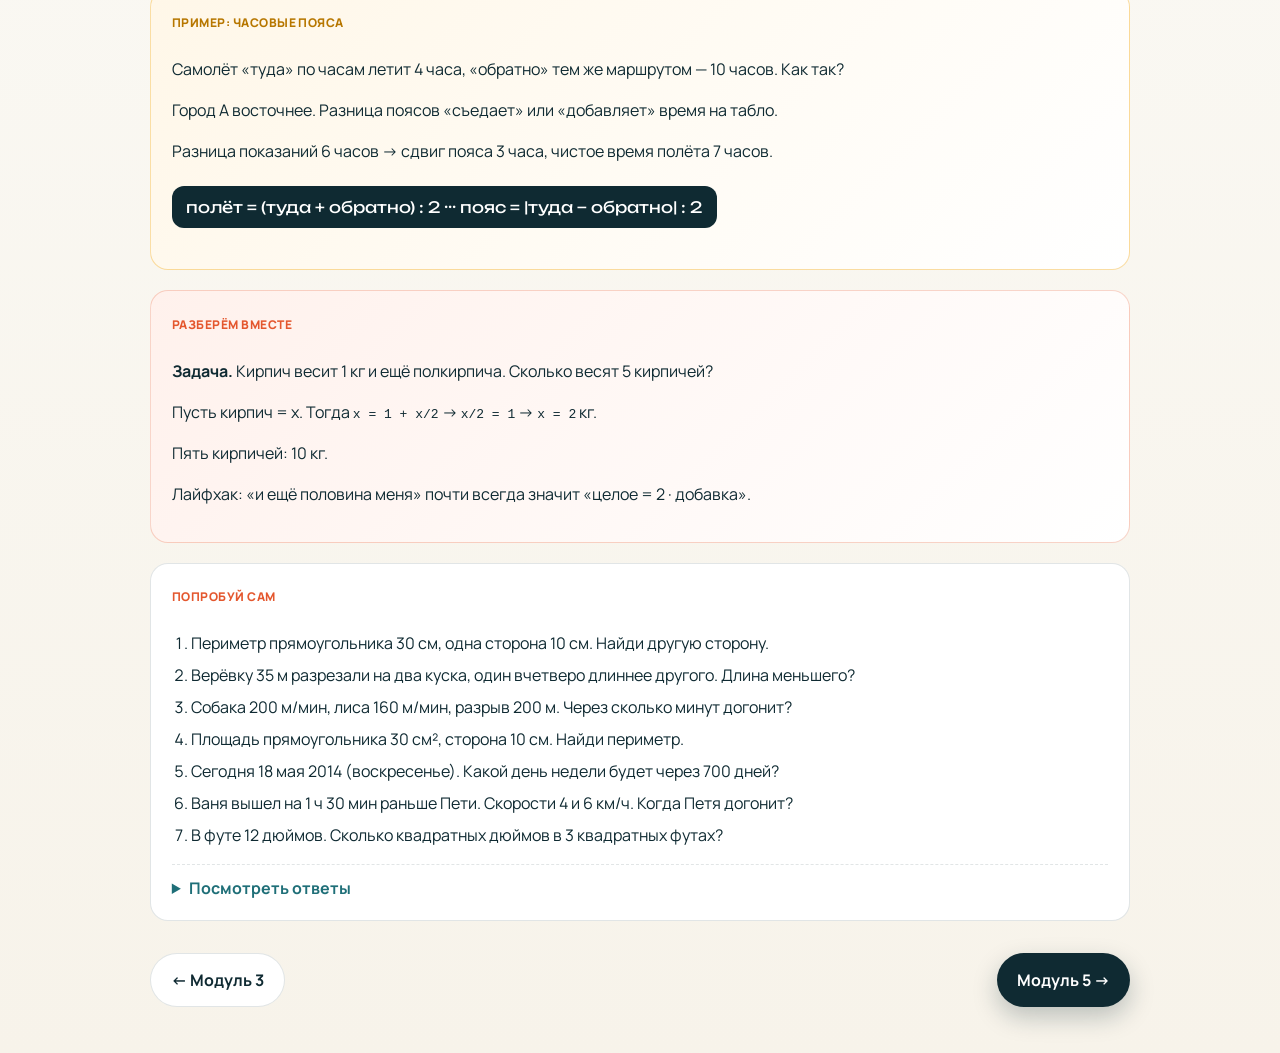
<file: kurs/modules/04-velichiny.html>
<!DOCTYPE html>
<html lang="ru">
<head>
  <meta charset="UTF-8" />
  <meta name="viewport" content="width=device-width, initial-scale=1" />
  <title>Модуль 4. Величины и жизнь — Сам в 5-й</title>
  <link rel="preconnect" href="https://fonts.googleapis.com" />
  <link rel="preconnect" href="https://fonts.gstatic.com" crossorigin />
  <link href="https://fonts.googleapis.com/css2?family=Manrope:wght@400;600;700;800&family=Unbounded:wght@600;700&display=swap" rel="stylesheet" />
  <link rel="stylesheet" href="../assets/style.css" />
</head>
<body>
  <header class="topbar">
    <div class="wrap topbar-inner">
      <a class="brand" href="../index.html">Сам в <span>5-й</span></a>
      <nav class="nav"><a href="../index.html">Карта</a><a href="../otvety.html">Ответы</a></nav>
    </div>
  </header>
  <main class="wrap">
    <div class="lesson-hero">
      <div class="crumbs"><a href="../index.html">Курс</a> · Модуль 04 · глава 5 Михлина</div>
      <h1>Величины и жизнь</h1>
      <p>Метры, площади, скорость, время, часовые пояса. Здесь почти всегда помогает рисунок.</p>
    </div>

    <div class="block">
      <h2>Формулы, которые живут в голове</h2>
      <p><span class="formula">S = v · t</span> путь = скорость × время</p>
      <p>Прямоугольник: площадь <code>a·b</code>, периметр <code>2(a+b)</code></p>
      <p>Квадрат: площадь <code>a²</code>, периметр <code>4a</code></p>
      <p>Коробка (параллелепипед): объём <code>a·b·c</code></p>
    </div>

    <div class="block life">
      <div class="tag">Пример из жизни: догонялки</div>
      <p>Собака бежит 200 м/мин, лиса — 160 м/мин. Сейчас между ними 200 м. Когда собака догонит?</p>
      <p>Каждую минуту собака сокращает разрыв на <code>200 − 160 = 40</code> метров.</p>
      <p><span class="formula">200 : 40 = 5 минут</span></p>
      <p>Лайфхак: при догоне скорость сближения = разность скоростей. При встрече навстречу — сумма.</p>
    </div>

    <div class="block hack">
      <div class="tag">Лайфхак «4 вида движения»</div>
      <ul>
        <li><strong>Навстречу</strong> — сближаются со скоростью v₁ + v₂</li>
        <li><strong>Догоняет</strong> — сближаются со скоростью |v₁ − v₂|</li>
        <li><strong>В разные стороны</strong> — удаляются со скоростью v₁ + v₂</li>
        <li><strong>«Убегает» быстрее</strong> — удаляются со скоростью разности</li>
      </ul>
      <p>Всегда рисуй стрелочки на дороге!</p>
    </div>

    <div class="block life">
      <div class="tag">Пример из жизни: единицы</div>
      <p>5 метров разделить на 8 человек по верёвке. В метрах неудобно — переведи в миллиметры:</p>
      <p><code>5 м = 5000 мм</code>, <code>5000 : 8 = 625 мм = 62 см 5 мм</code>.</p>
      <p>Квадратные величины: если в 1 м = 10 дм, то в 1 м² = 100 дм² (потому что 10×10).</p>
    </div>

    <div class="block hack">
      <div class="tag">Лайфхак «День недели через остаток»</div>
      <p>Через неделю день недели тот же. Значит, важен только остаток от деления числа дней на 7.</p>
      <p>Сегодня среда, через 1000 дней: 1000 : 7 = 142×7 + 6 → сдвиг на 6 дней → <strong>вторник</strong>.</p>
    </div>

    <div class="block life">
      <div class="tag">Пример: часовые пояса</div>
      <p>Самолёт «туда» по часам летит 4 часа, «обратно» тем же маршрутом — 10 часов. Как так?</p>
      <p>Город A восточнее. Разница поясов «съедает» или «добавляет» время на табло.</p>
      <p>Разница показаний 6 часов → сдвиг пояса 3 часа, чистое время полёта 7 часов.</p>
      <p><span class="formula">полёт = (туда + обратно) : 2 ··· пояс = |туда − обратно| : 2</span></p>
    </div>

    <div class="block together">
      <div class="tag">Разберём вместе</div>
      <p><strong>Задача.</strong> Кирпич весит 1 кг и ещё полкирпича. Сколько весят 5 кирпичей?</p>
      <p>Пусть кирпич = x. Тогда <code>x = 1 + x/2</code> → <code>x/2 = 1</code> → <code>x = 2</code> кг.</p>
      <p>Пять кирпичей: 10 кг.</p>
      <p>Лайфхак: «и ещё половина меня» почти всегда значит «целое = 2 · добавка».</p>
    </div>

    <div class="block try">
      <div class="tag">Попробуй сам</div>
      <ol class="tasks">
        <li>Периметр прямоугольника 30 см, одна сторона 10 см. Найди другую сторону.</li>
        <li>Верёвку 35 м разрезали на два куска, один вчетверо длиннее другого. Длина меньшего?</li>
        <li>Собака 200 м/мин, лиса 160 м/мин, разрыв 200 м. Через сколько минут догонит?</li>
        <li>Площадь прямоугольника 30 см², сторона 10 см. Найди периметр.</li>
        <li>Сегодня 18 мая 2014 (воскресенье). Какой день недели будет через 700 дней?</li>
        <li>Ваня вышел на 1 ч 30 мин раньше Пети. Скорости 4 и 6 км/ч. Когда Петя догонит?</li>
        <li>В футе 12 дюймов. Сколько квадратных дюймов в 3 квадратных футах?</li>
      </ol>
      <details class="answer">
        <summary>Посмотреть ответы</summary>
        <ol>
          <li>5 см</li>
          <li>7 м (части 1+4=5, 35:5=7)</li>
          <li>5 минут</li>
          <li>вторая сторона 3 см, периметр 26 см</li>
          <li>700 делится на 7 без остатка → снова воскресенье</li>
          <li>за 1.5 ч Ваня ушёл на 6 км; сближение 2 км/ч → 3 часа</li>
          <li>3 · 12 · 12 = 432</li>
        </ol>
      </details>
    </div>

    <div class="pager">
      <a class="btn btn-secondary" href="03-uravneniya.html">← Модуль 3</a>
      <a class="btn btn-primary" href="05-standartnye.html">Модуль 5 →</a>
    </div>
  </main>
</body>
</html>
</file>
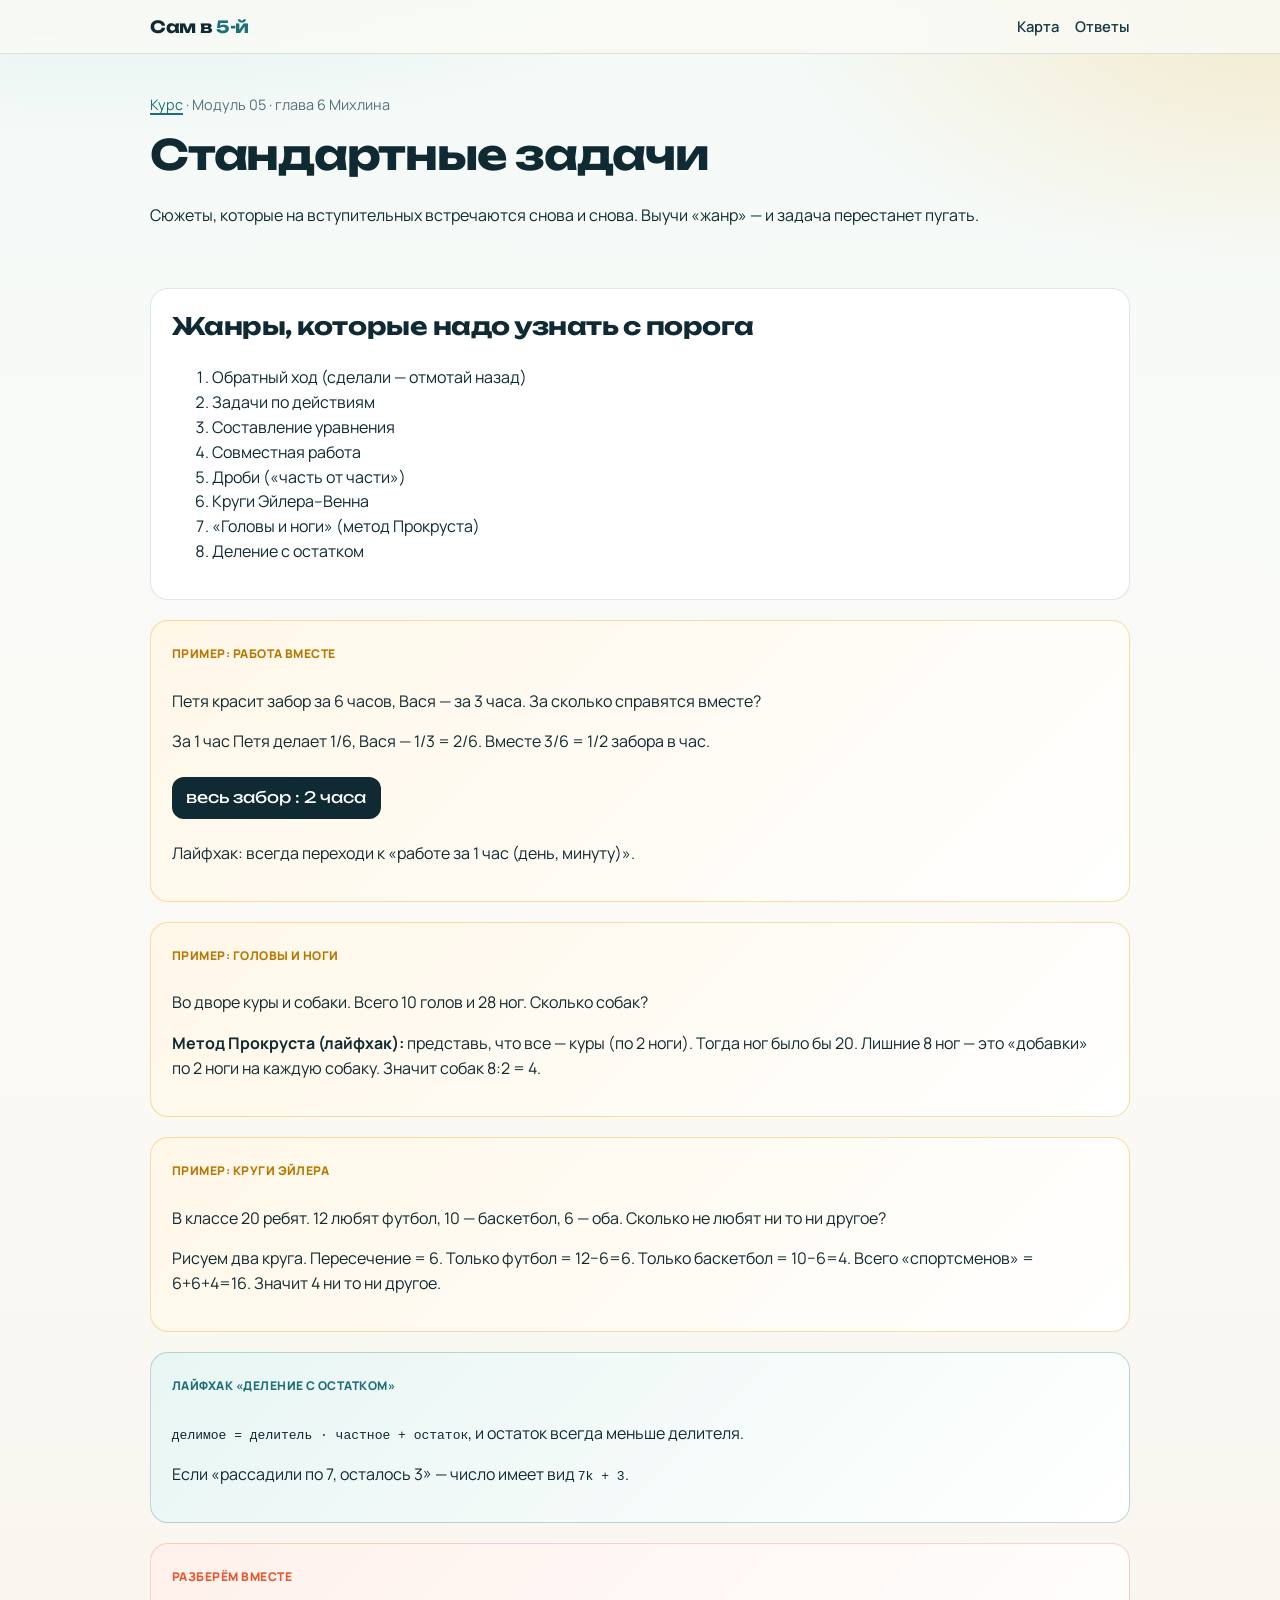
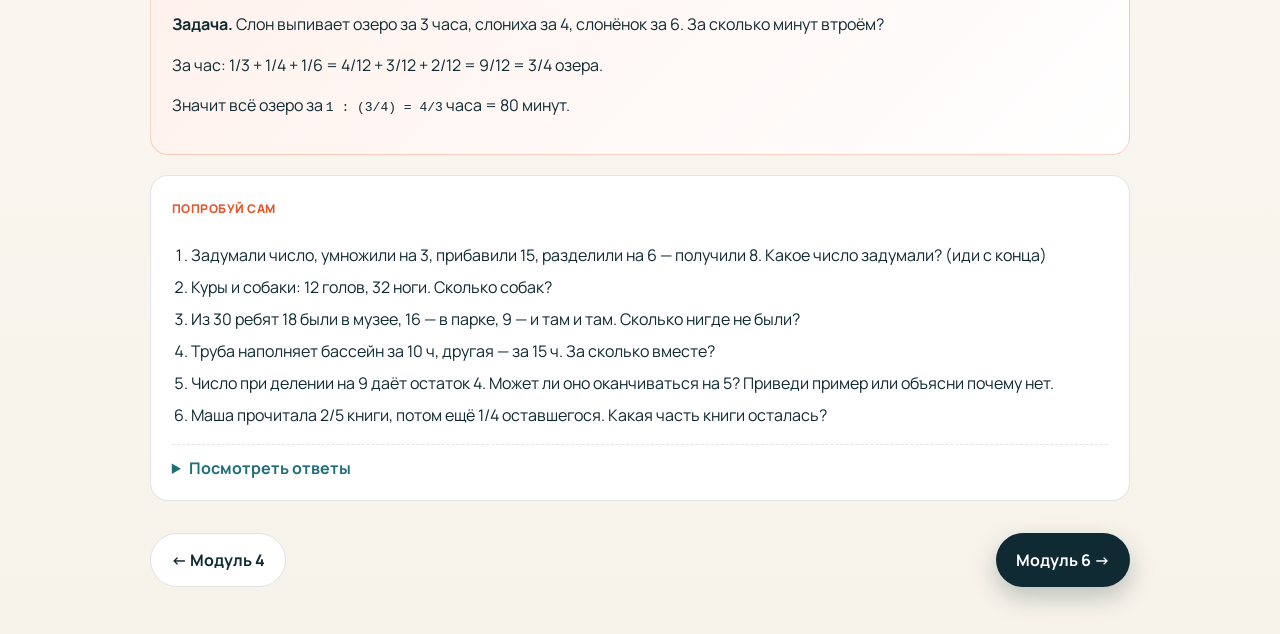
<file: kurs/modules/05-standartnye.html>
<!DOCTYPE html>
<html lang="ru">
<head>
  <meta charset="UTF-8" />
  <meta name="viewport" content="width=device-width, initial-scale=1" />
  <title>Модуль 5. Стандартные задачи — Сам в 5-й</title>
  <link rel="preconnect" href="https://fonts.googleapis.com" />
  <link rel="preconnect" href="https://fonts.gstatic.com" crossorigin />
  <link href="https://fonts.googleapis.com/css2?family=Manrope:wght@400;600;700;800&family=Unbounded:wght@600;700&display=swap" rel="stylesheet" />
  <link rel="stylesheet" href="../assets/style.css" />
</head>
<body>
  <header class="topbar">
    <div class="wrap topbar-inner">
      <a class="brand" href="../index.html">Сам в <span>5-й</span></a>
      <nav class="nav"><a href="../index.html">Карта</a><a href="../otvety.html">Ответы</a></nav>
    </div>
  </header>
  <main class="wrap">
    <div class="lesson-hero">
      <div class="crumbs"><a href="../index.html">Курс</a> · Модуль 05 · глава 6 Михлина</div>
      <h1>Стандартные задачи</h1>
      <p>Сюжеты, которые на вступительных встречаются снова и снова. Выучи «жанр» — и задача перестанет пугать.</p>
    </div>

    <div class="block">
      <h2>Жанры, которые надо узнать с порога</h2>
      <ol>
        <li>Обратный ход (сделали — отмотай назад)</li>
        <li>Задачи по действиям</li>
        <li>Составление уравнения</li>
        <li>Совместная работа</li>
        <li>Дроби («часть от части»)</li>
        <li>Круги Эйлера–Венна</li>
        <li>«Головы и ноги» (метод Прокруста)</li>
        <li>Деление с остатком</li>
      </ol>
    </div>

    <div class="block life">
      <div class="tag">Пример: работа вместе</div>
      <p>Петя красит забор за 6 часов, Вася — за 3 часа. За сколько справятся вместе?</p>
      <p>За 1 час Петя делает 1/6, Вася — 1/3 = 2/6. Вместе 3/6 = 1/2 забора в час.</p>
      <p><span class="formula">весь забор : 2 часа</span></p>
      <p>Лайфхак: всегда переходи к «работе за 1 час (день, минуту)».</p>
    </div>

    <div class="block life">
      <div class="tag">Пример: головы и ноги</div>
      <p>Во дворе куры и собаки. Всего 10 голов и 28 ног. Сколько собак?</p>
      <p><strong>Метод Прокруста (лайфхак):</strong> представь, что все — куры (по 2 ноги). Тогда ног было бы 20. Лишние 8 ног — это «добавки» по 2 ноги на каждую собаку. Значит собак 8:2 = 4.</p>
    </div>

    <div class="block life">
      <div class="tag">Пример: круги Эйлера</div>
      <p>В классе 20 ребят. 12 любят футбол, 10 — баскетбол, 6 — оба. Сколько не любят ни то ни другое?</p>
      <p>Рисуем два круга. Пересечение = 6. Только футбол = 12−6=6. Только баскетбол = 10−6=4. Всего «спортсменов» = 6+6+4=16. Значит 4 ни то ни другое.</p>
    </div>

    <div class="block hack">
      <div class="tag">Лайфхак «Деление с остатком»</div>
      <p><code>делимое = делитель · частное + остаток</code>, и остаток всегда меньше делителя.</p>
      <p>Если «рассадили по 7, осталось 3» — число имеет вид <code>7k + 3</code>.</p>
    </div>

    <div class="block together">
      <div class="tag">Разберём вместе</div>
      <p><strong>Задача.</strong> Слон выпивает озеро за 3 часа, слониха за 4, слонёнок за 6. За сколько минут втроём?</p>
      <p>За час: 1/3 + 1/4 + 1/6 = 4/12 + 3/12 + 2/12 = 9/12 = 3/4 озера.</p>
      <p>Значит всё озеро за <code>1 : (3/4) = 4/3</code> часа = 80 минут.</p>
    </div>

    <div class="block try">
      <div class="tag">Попробуй сам</div>
      <ol class="tasks">
        <li>Задумали число, умножили на 3, прибавили 15, разделили на 6 — получили 8. Какое число задумали? (иди с конца)</li>
        <li>Куры и собаки: 12 голов, 32 ноги. Сколько собак?</li>
        <li>Из 30 ребят 18 были в музее, 16 — в парке, 9 — и там и там. Сколько нигде не были?</li>
        <li>Труба наполняет бассейн за 10 ч, другая — за 15 ч. За сколько вместе?</li>
        <li>Число при делении на 9 даёт остаток 4. Может ли оно оканчиваться на 5? Приведи пример или объясни почему нет.</li>
        <li>Маша прочитала 2/5 книги, потом ещё 1/4 оставшегося. Какая часть книги осталась?</li>
      </ol>
      <details class="answer">
        <summary>Посмотреть ответы</summary>
        <ol>
          <li>с конца: 8·6=48, 48−15=33, 33:3=11</li>
          <li>если все куры — 24 ноги, лишние 8 → 4 собаки</li>
          <li>только музей 9, только парк 7, оба 9 → 25; нигде 5</li>
          <li>1/10+1/15=1/6 → 6 часов</li>
          <li>да, например 49 = 5·9+4, но 49 не на 5; число вида 9k+4 может кончаться на 5? 9k+4 заканчивается как … если k=1 →13, k=6 →58, k=9 →85 — да, 85:9=9 (ост.4)</li>
          <li>осталось после 2/5: 3/5; прочитала ещё (1/4)·(3/5)=3/20; итого прочитано 8/20+3/20=11/20; осталось 9/20</li>
        </ol>
      </details>
    </div>

    <div class="pager">
      <a class="btn btn-secondary" href="04-velichiny.html">← Модуль 4</a>
      <a class="btn btn-primary" href="06-ryady.html">Модуль 6 →</a>
    </div>
  </main>
</body>
</html>
</file>
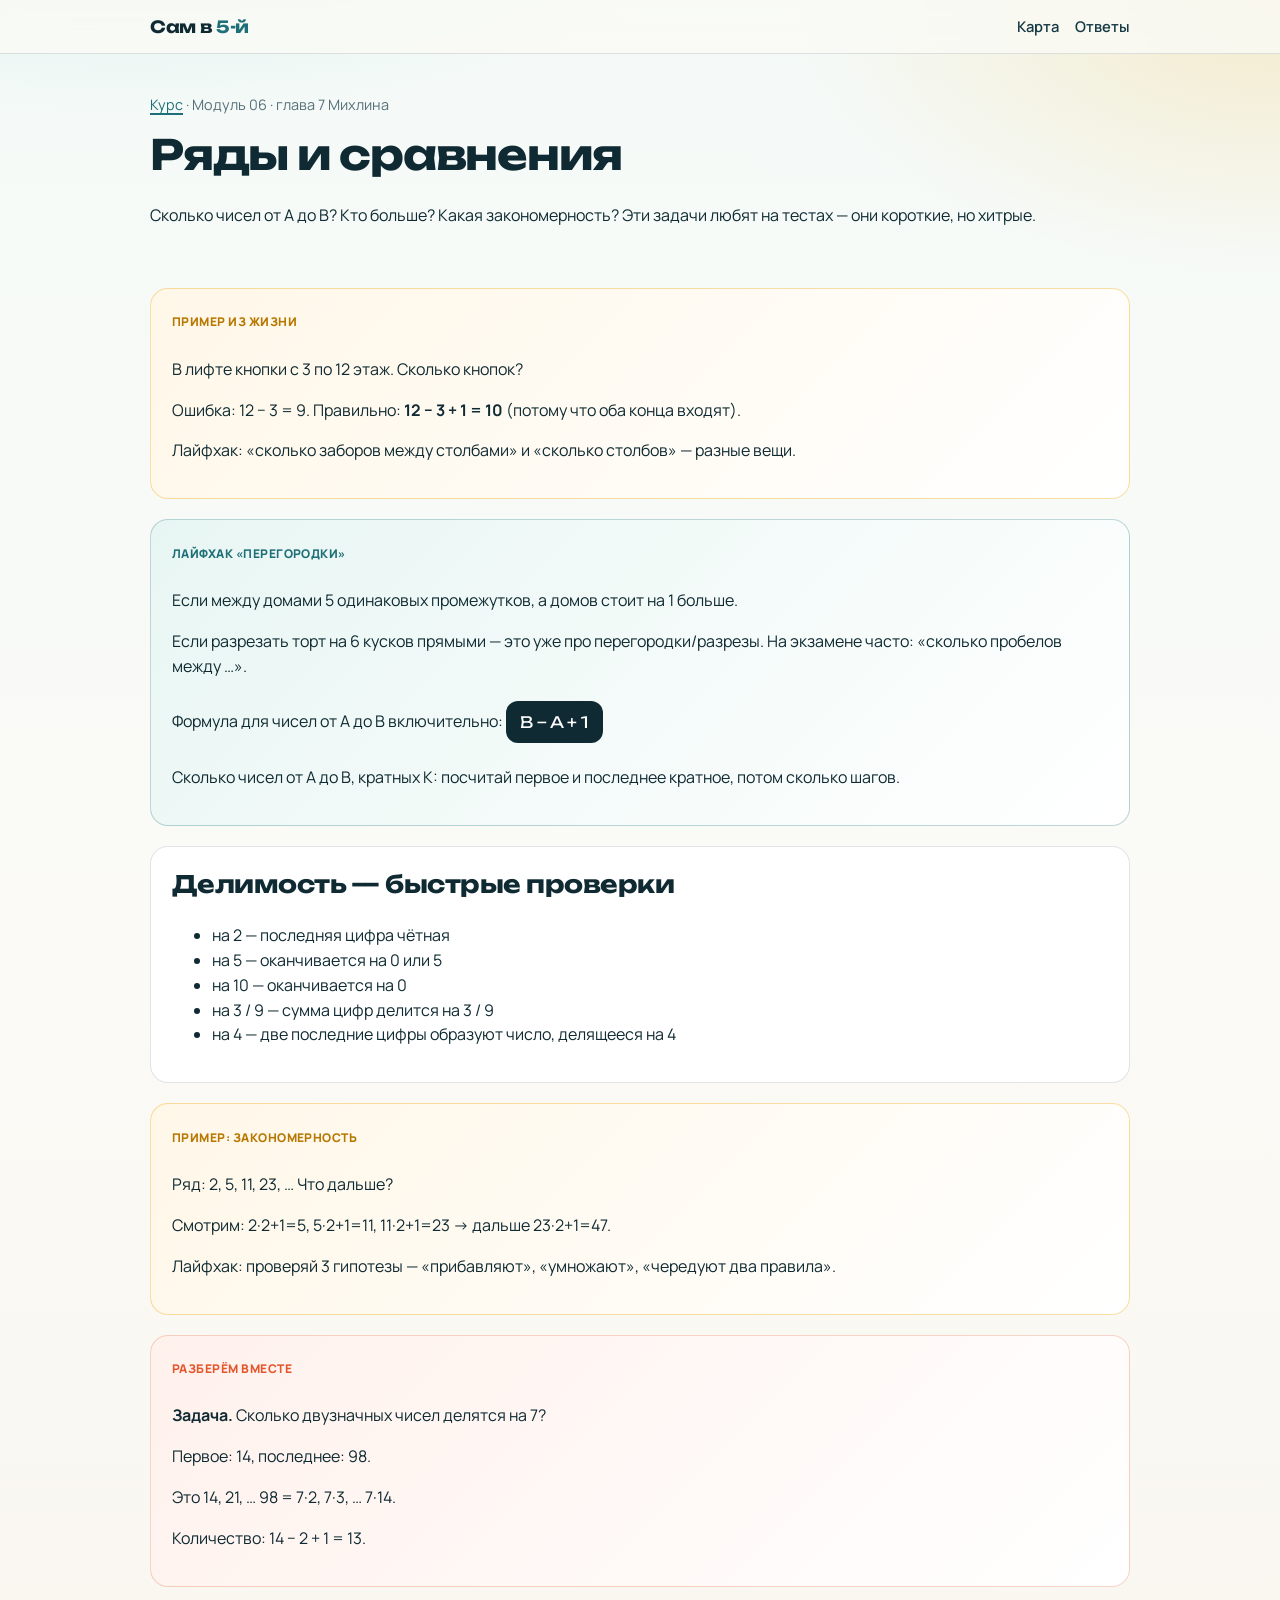
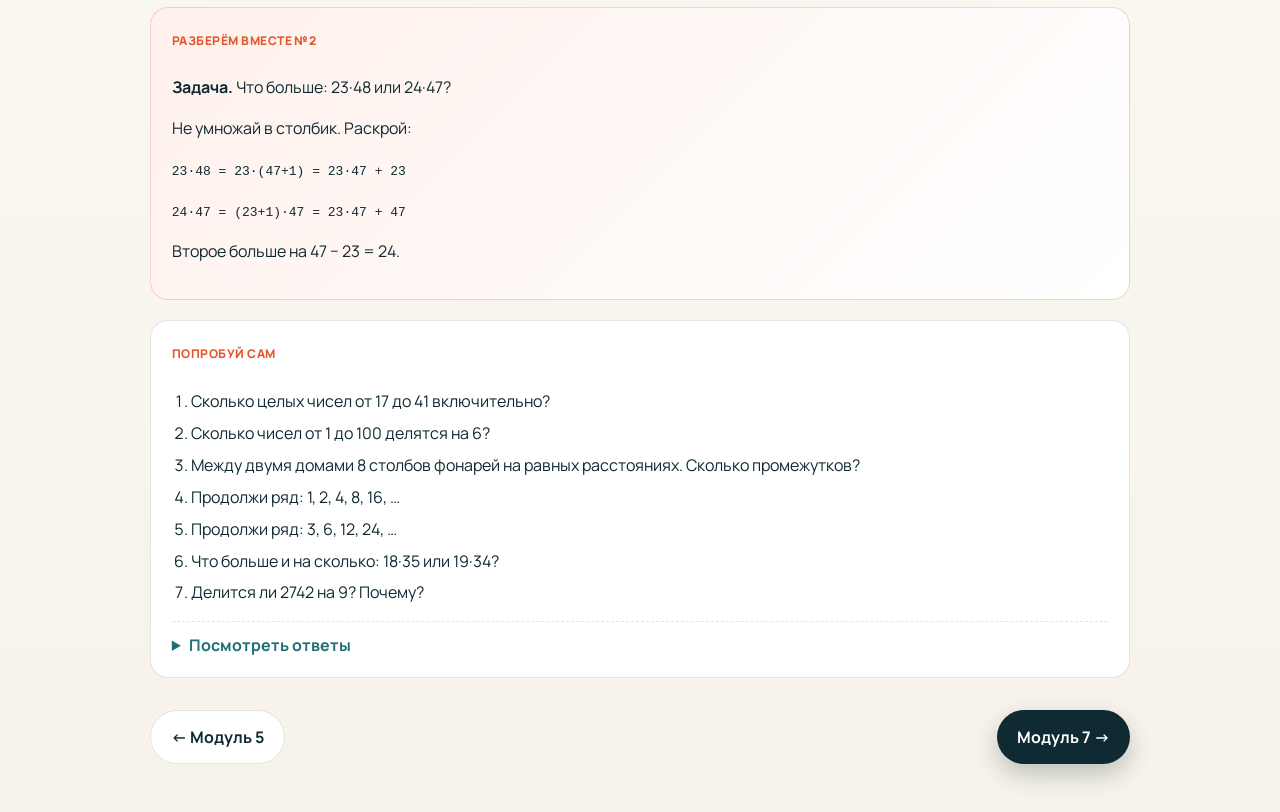
<file: kurs/modules/06-ryady.html>
<!DOCTYPE html>
<html lang="ru">
<head>
  <meta charset="UTF-8" />
  <meta name="viewport" content="width=device-width, initial-scale=1" />
  <title>Модуль 6. Ряды и сравнения — Сам в 5-й</title>
  <link rel="preconnect" href="https://fonts.googleapis.com" />
  <link rel="preconnect" href="https://fonts.gstatic.com" crossorigin />
  <link href="https://fonts.googleapis.com/css2?family=Manrope:wght@400;600;700;800&family=Unbounded:wght@600;700&display=swap" rel="stylesheet" />
  <link rel="stylesheet" href="../assets/style.css" />
</head>
<body>
  <header class="topbar">
    <div class="wrap topbar-inner">
      <a class="brand" href="../index.html">Сам в <span>5-й</span></a>
      <nav class="nav"><a href="../index.html">Карта</a><a href="../otvety.html">Ответы</a></nav>
    </div>
  </header>
  <main class="wrap">
    <div class="lesson-hero">
      <div class="crumbs"><a href="../index.html">Курс</a> · Модуль 06 · глава 7 Михлина</div>
      <h1>Ряды и сравнения</h1>
      <p>Сколько чисел от A до B? Кто больше? Какая закономерность? Эти задачи любят на тестах — они короткие, но хитрые.</p>
    </div>

    <div class="block life">
      <div class="tag">Пример из жизни</div>
      <p>В лифте кнопки с 3 по 12 этаж. Сколько кнопок?</p>
      <p>Ошибка: 12 − 3 = 9. Правильно: <strong>12 − 3 + 1 = 10</strong> (потому что оба конца входят).</p>
      <p>Лайфхак: «сколько заборов между столбами» и «сколько столбов» — разные вещи.</p>
    </div>

    <div class="block hack">
      <div class="tag">Лайфхак «Перегородки»</div>
      <p>Если между домами 5 одинаковых промежутков, а домов стоит на 1 больше.</p>
      <p>Если разрезать торт на 6 кусков прямыми — это уже про перегородки/разрезы. На экзамене часто: «сколько пробелов между …».</p>
      <p>Формула для чисел от A до B включительно: <span class="formula">B − A + 1</span></p>
      <p>Сколько чисел от A до B, кратных K: посчитай первое и последнее кратное, потом сколько шагов.</p>
    </div>

    <div class="block">
      <h2>Делимость — быстрые проверки</h2>
      <ul>
        <li>на 2 — последняя цифра чётная</li>
        <li>на 5 — оканчивается на 0 или 5</li>
        <li>на 10 — оканчивается на 0</li>
        <li>на 3 / 9 — сумма цифр делится на 3 / 9</li>
        <li>на 4 — две последние цифры образуют число, делящееся на 4</li>
      </ul>
    </div>

    <div class="block life">
      <div class="tag">Пример: закономерность</div>
      <p>Ряд: 2, 5, 11, 23, … Что дальше?</p>
      <p>Смотрим: 2·2+1=5, 5·2+1=11, 11·2+1=23 → дальше 23·2+1=47.</p>
      <p>Лайфхак: проверяй 3 гипотезы — «прибавляют», «умножают», «чередуют два правила».</p>
    </div>

    <div class="block together">
      <div class="tag">Разберём вместе</div>
      <p><strong>Задача.</strong> Сколько двузначных чисел делятся на 7?</p>
      <p>Первое: 14, последнее: 98.</p>
      <p>Это 14, 21, … 98 = 7·2, 7·3, … 7·14.</p>
      <p>Количество: 14 − 2 + 1 = 13.</p>
    </div>

    <div class="block together">
      <div class="tag">Разберём вместе №2</div>
      <p><strong>Задача.</strong> Что больше: 23·48 или 24·47?</p>
      <p>Не умножай в столбик. Раскрой:</p>
      <p><code>23·48 = 23·(47+1) = 23·47 + 23</code></p>
      <p><code>24·47 = (23+1)·47 = 23·47 + 47</code></p>
      <p>Второе больше на 47 − 23 = 24.</p>
    </div>

    <div class="block try">
      <div class="tag">Попробуй сам</div>
      <ol class="tasks">
        <li>Сколько целых чисел от 17 до 41 включительно?</li>
        <li>Сколько чисел от 1 до 100 делятся на 6?</li>
        <li>Между двумя домами 8 столбов фонарей на равных расстояниях. Сколько промежутков?</li>
        <li>Продолжи ряд: 1, 2, 4, 8, 16, …</li>
        <li>Продолжи ряд: 3, 6, 12, 24, …</li>
        <li>Что больше и на сколько: 18·35 или 19·34?</li>
        <li>Делится ли 2742 на 9? Почему?</li>
      </ol>
      <details class="answer">
        <summary>Посмотреть ответы</summary>
        <ol>
          <li>41−17+1=25</li>
          <li>16 (6…96 → 16 штук)</li>
          <li>9 промежутков, если считать и до домов? Внимание: «между домами 8 столбов» → промежутков между столбами 7, а от дома до дома промежутков 9. Уточняй условие; классика: n объектов в ряд → n−1 промежутков</li>
          <li>32</li>
          <li>48</li>
          <li>19·34 больше на 16 (аналогично приёму выше)</li>
          <li>2+7+4+2=15, 15 делится на 3, но не на 9 → на 9 не делится</li>
        </ol>
      </details>
    </div>

    <div class="pager">
      <a class="btn btn-secondary" href="05-standartnye.html">← Модуль 5</a>
      <a class="btn btn-primary" href="07-nestandartnye.html">Модуль 7 →</a>
    </div>
  </main>
</body>
</html>
</file>
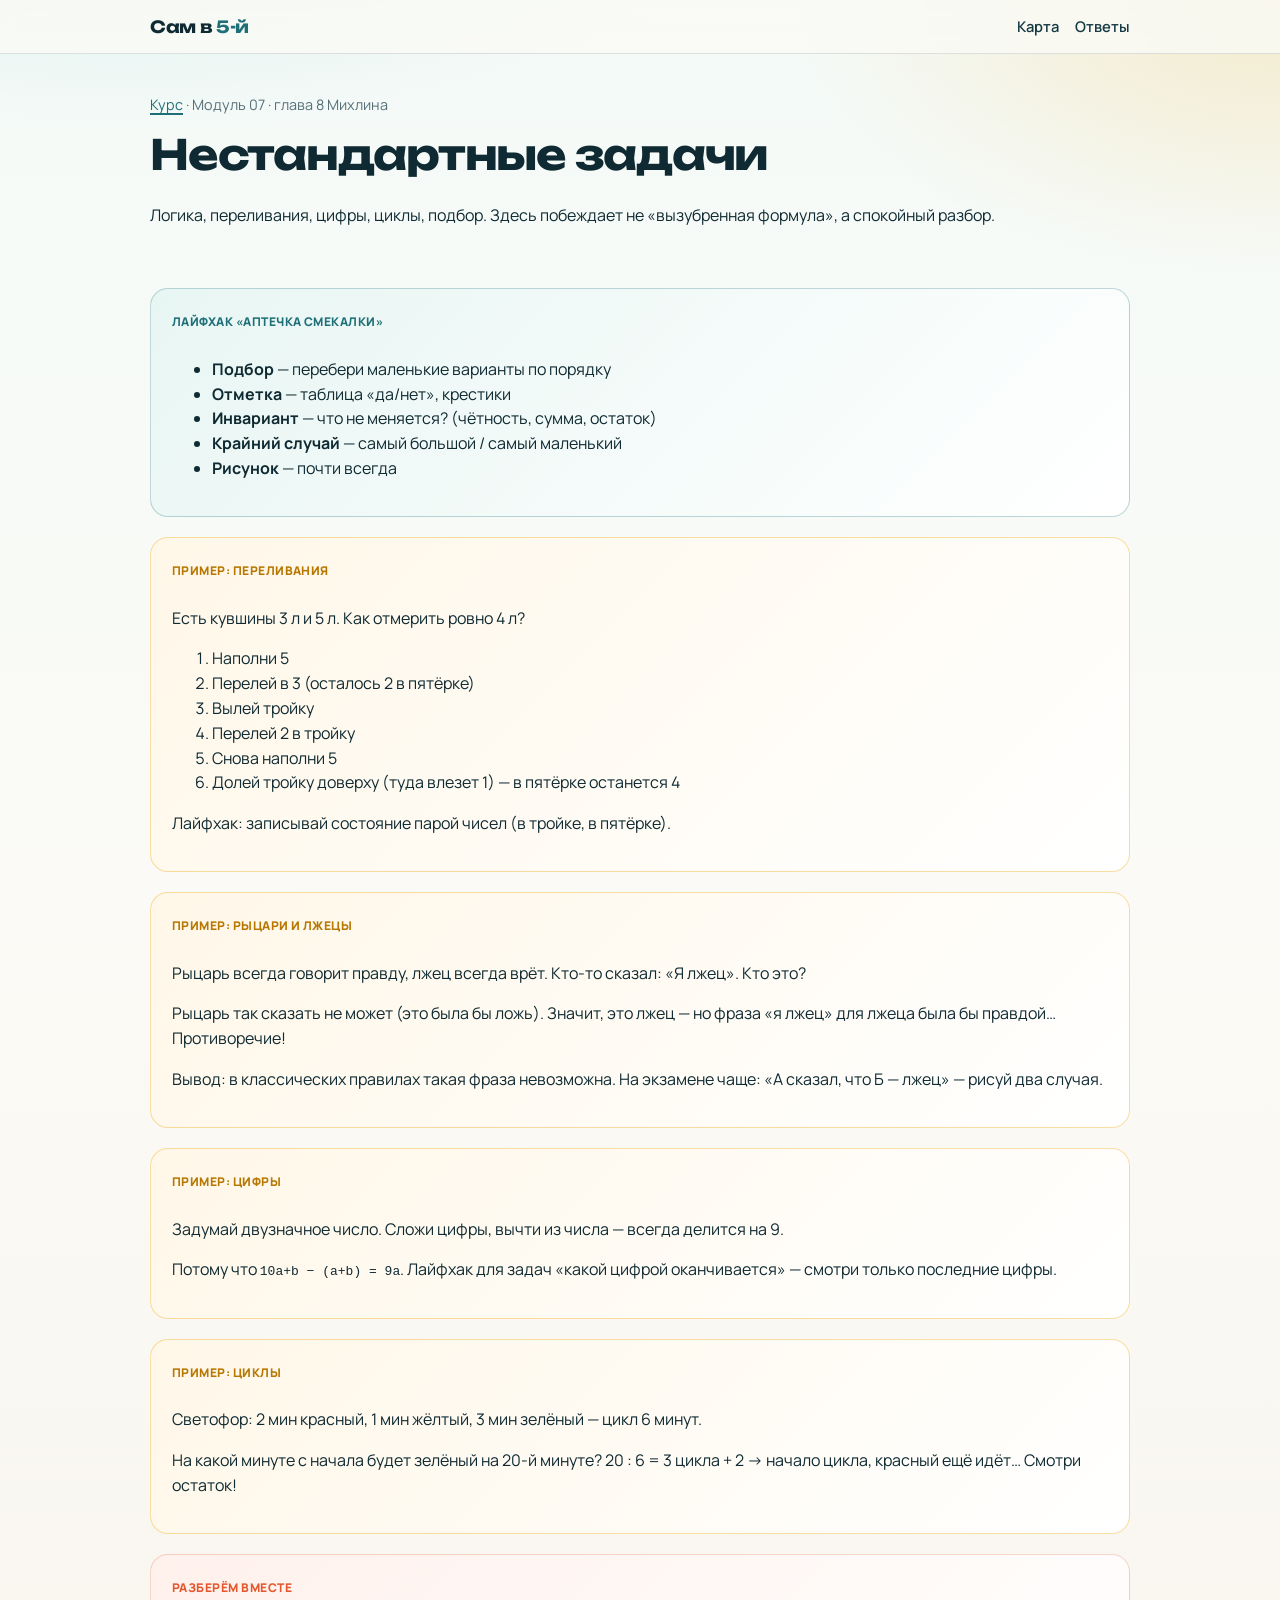
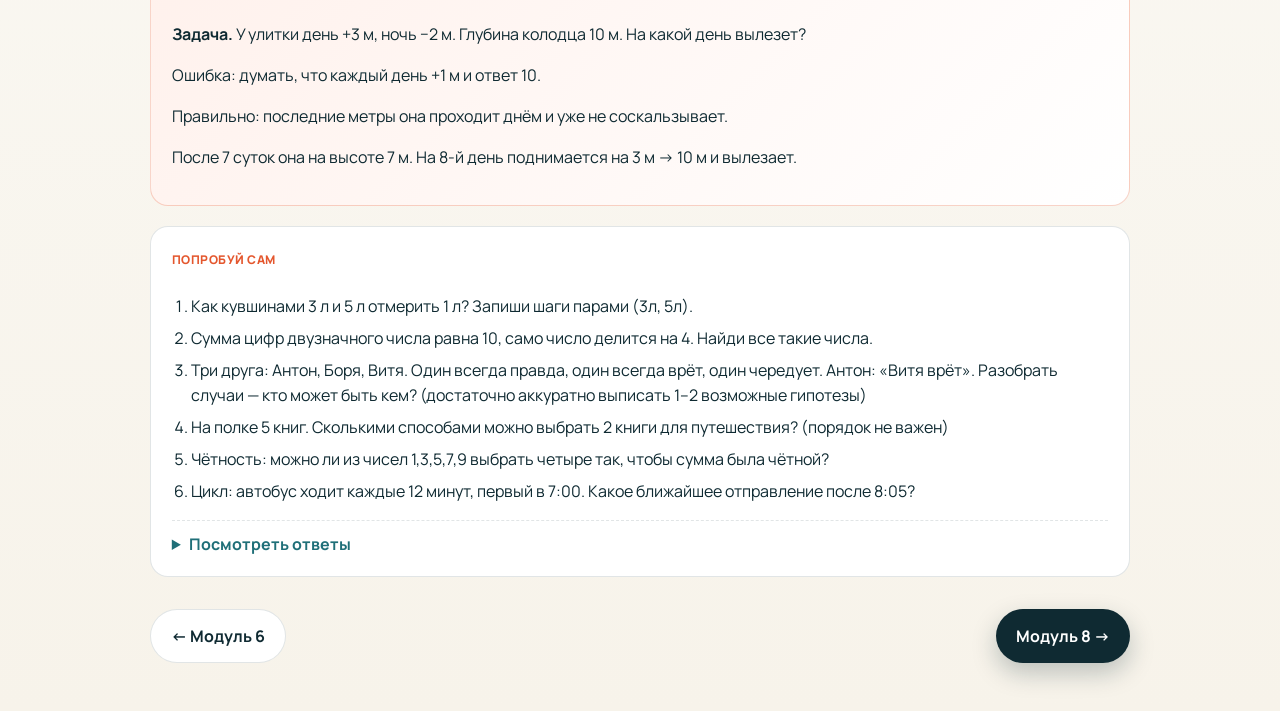
<file: kurs/modules/07-nestandartnye.html>
<!DOCTYPE html>
<html lang="ru">
<head>
  <meta charset="UTF-8" />
  <meta name="viewport" content="width=device-width, initial-scale=1" />
  <title>Модуль 7. Нестандартные задачи — Сам в 5-й</title>
  <link rel="preconnect" href="https://fonts.googleapis.com" />
  <link rel="preconnect" href="https://fonts.gstatic.com" crossorigin />
  <link href="https://fonts.googleapis.com/css2?family=Manrope:wght@400;600;700;800&family=Unbounded:wght@600;700&display=swap" rel="stylesheet" />
  <link rel="stylesheet" href="../assets/style.css" />
</head>
<body>
  <header class="topbar">
    <div class="wrap topbar-inner">
      <a class="brand" href="../index.html">Сам в <span>5-й</span></a>
      <nav class="nav"><a href="../index.html">Карта</a><a href="../otvety.html">Ответы</a></nav>
    </div>
  </header>
  <main class="wrap">
    <div class="lesson-hero">
      <div class="crumbs"><a href="../index.html">Курс</a> · Модуль 07 · глава 8 Михлина</div>
      <h1>Нестандартные задачи</h1>
      <p>Логика, переливания, цифры, циклы, подбор. Здесь побеждает не «вызубренная формула», а спокойный разбор.</p>
    </div>

    <div class="block hack">
      <div class="tag">Лайфхак «Аптечка смекалки»</div>
      <ul>
        <li><strong>Подбор</strong> — перебери маленькие варианты по порядку</li>
        <li><strong>Отметка</strong> — таблица «да/нет», крестики</li>
        <li><strong>Инвариант</strong> — что не меняется? (чётность, сумма, остаток)</li>
        <li><strong>Крайний случай</strong> — самый большой / самый маленький</li>
        <li><strong>Рисунок</strong> — почти всегда</li>
      </ul>
    </div>

    <div class="block life">
      <div class="tag">Пример: переливания</div>
      <p>Есть кувшины 3 л и 5 л. Как отмерить ровно 4 л?</p>
      <ol>
        <li>Наполни 5</li>
        <li>Перелей в 3 (осталось 2 в пятёрке)</li>
        <li>Вылей тройку</li>
        <li>Перелей 2 в тройку</li>
        <li>Снова наполни 5</li>
        <li>Долей тройку доверху (туда влезет 1) — в пятёрке останется 4</li>
      </ol>
      <p>Лайфхак: записывай состояние парой чисел (в тройке, в пятёрке).</p>
    </div>

    <div class="block life">
      <div class="tag">Пример: рыцари и лжецы</div>
      <p>Рыцарь всегда говорит правду, лжец всегда врёт. Кто-то сказал: «Я лжец». Кто это?</p>
      <p>Рыцарь так сказать не может (это была бы ложь). Значит, это лжец — но фраза «я лжец» для лжеца была бы правдой… Противоречие!</p>
      <p>Вывод: в классических правилах такая фраза невозможна. На экзамене чаще: «А сказал, что Б — лжец» — рисуй два случая.</p>
    </div>

    <div class="block life">
      <div class="tag">Пример: цифры</div>
      <p>Задумай двузначное число. Сложи цифры, вычти из числа — всегда делится на 9.</p>
      <p>Потому что <code>10a+b − (a+b) = 9a</code>. Лайфхак для задач «какой цифрой оканчивается» — смотри только последние цифры.</p>
    </div>

    <div class="block life">
      <div class="tag">Пример: циклы</div>
      <p>Светофор: 2 мин красный, 1 мин жёлтый, 3 мин зелёный — цикл 6 минут.</p>
      <p>На какой минуте с начала будет зелёный на 20-й минуте? 20 : 6 = 3 цикла + 2 → начало цикла, красный ещё идёт… Смотри остаток!</p>
    </div>

    <div class="block together">
      <div class="tag">Разберём вместе</div>
      <p><strong>Задача.</strong> У улитки день +3 м, ночь −2 м. Глубина колодца 10 м. На какой день вылезет?</p>
      <p>Ошибка: думать, что каждый день +1 м и ответ 10.</p>
      <p>Правильно: последние метры она проходит днём и уже не соскальзывает.</p>
      <p>После 7 суток она на высоте 7 м. На 8-й день поднимается на 3 м → 10 м и вылезает.</p>
    </div>

    <div class="block try">
      <div class="tag">Попробуй сам</div>
      <ol class="tasks">
        <li>Как кувшинами 3 л и 5 л отмерить 1 л? Запиши шаги парами (3л, 5л).</li>
        <li>Сумма цифр двузначного числа равна 10, само число делится на 4. Найди все такие числа.</li>
        <li>Три друга: Антон, Боря, Витя. Один всегда правда, один всегда врёт, один чередует. Антон: «Витя врёт». Разобрать случаи — кто может быть кем? (достаточно аккуратно выписать 1–2 возможные гипотезы)</li>
        <li>На полке 5 книг. Сколькими способами можно выбрать 2 книги для путешествия? (порядок не важен)</li>
        <li>Чётность: можно ли из чисел 1,3,5,7,9 выбрать четыре так, чтобы сумма была чётной?</li>
        <li>Цикл: автобус ходит каждые 12 минут, первый в 7:00. Какое ближайшее отправление после 8:05?</li>
      </ol>
      <details class="answer">
        <summary>Посмотреть ответы</summary>
        <ol>
          <li>например: (0,5)→(3,2)→(0,2)→(2,0)→(2,5)→(3,4)→(0,4)→(3,1) или короче через (3,5)→(3,2)→…; один из путей к 1 в тройке: (0,5),(3,2),(0,2),(2,0),(2,5),(0,5)… классика: (3,0)→(0,3)→(3,3)→(1,5) — в тройке 1</li>
          <li>числа 19,28,37,46,55,64,73,82,91; деление на 4: две последние=само число; подходящие: 28,64,82 (и проверь 46: нет; 19 нет…) — 28,64,82; ещё 46? 46:4=11.5 нет; итого 28,64,82</li>
          <li>учебная логика: если Антон правдив, Витя — лжец; дальше смотри роли. Главное — навык случаев</li>
          <li>C(5,2)=10</li>
          <li>сумма четырёх нечётных = чётная (да: неч+неч=чёт, ещё два неч → снова чёт)</li>
          <li>после 7:00: … 8:00, затем 8:12</li>
        </ol>
      </details>
    </div>

    <div class="pager">
      <a class="btn btn-secondary" href="06-ryady.html">← Модуль 6</a>
      <a class="btn btn-primary" href="08-trenirovka.html">Модуль 8 →</a>
    </div>
  </main>
</body>
</html>
</file>
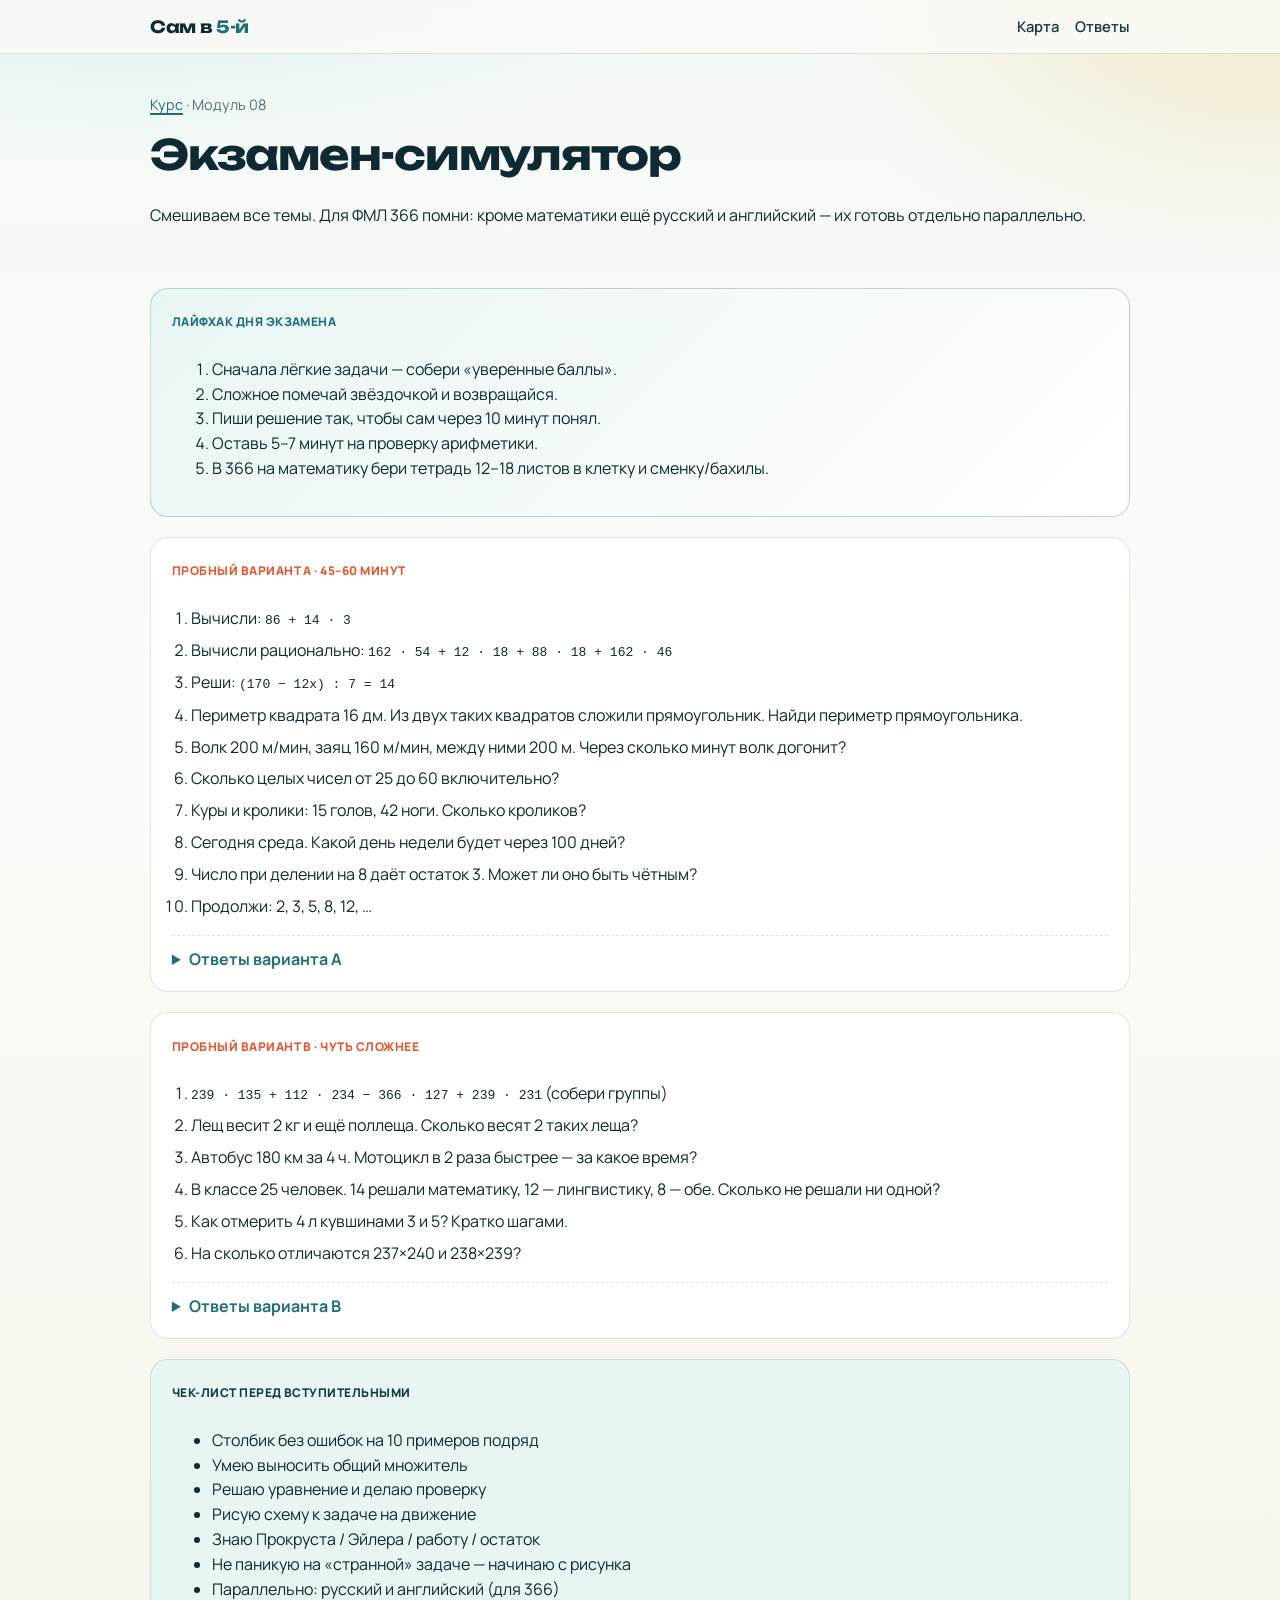
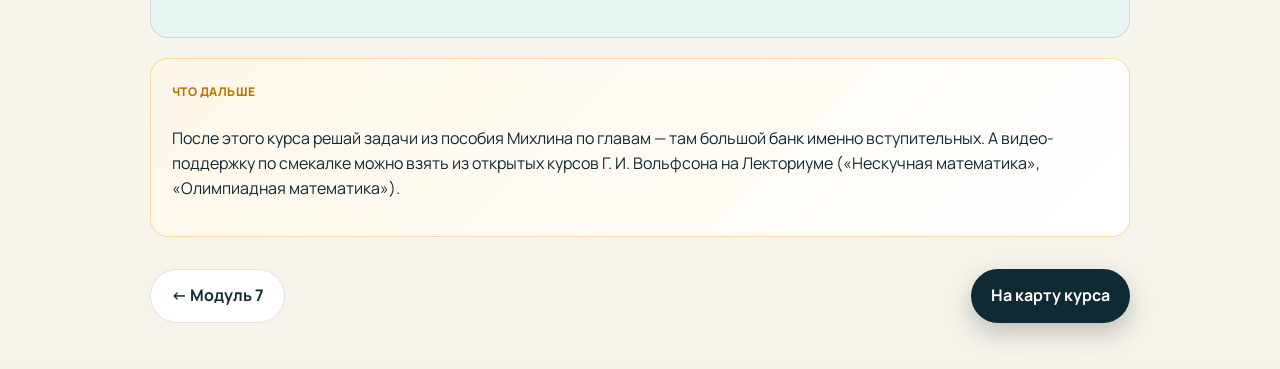
<file: kurs/modules/08-trenirovka.html>
<!DOCTYPE html>
<html lang="ru">
<head>
  <meta charset="UTF-8" />
  <meta name="viewport" content="width=device-width, initial-scale=1" />
  <title>Модуль 8. Экзамен-симулятор — Сам в 5-й</title>
  <link rel="preconnect" href="https://fonts.googleapis.com" />
  <link rel="preconnect" href="https://fonts.gstatic.com" crossorigin />
  <link href="https://fonts.googleapis.com/css2?family=Manrope:wght@400;600;700;800&family=Unbounded:wght@600;700&display=swap" rel="stylesheet" />
  <link rel="stylesheet" href="../assets/style.css" />
</head>
<body>
  <header class="topbar">
    <div class="wrap topbar-inner">
      <a class="brand" href="../index.html">Сам в <span>5-й</span></a>
      <nav class="nav"><a href="../index.html">Карта</a><a href="../otvety.html">Ответы</a></nav>
    </div>
  </header>
  <main class="wrap">
    <div class="lesson-hero">
      <div class="crumbs"><a href="../index.html">Курс</a> · Модуль 08</div>
      <h1>Экзамен-симулятор</h1>
      <p>Смешиваем все темы. Для ФМЛ 366 помни: кроме математики ещё русский и английский — их готовь отдельно параллельно.</p>
    </div>

    <div class="block hack">
      <div class="tag">Лайфхак дня экзамена</div>
      <ol>
        <li>Сначала лёгкие задачи — собери «уверенные баллы».</li>
        <li>Сложное помечай звёздочкой и возвращайся.</li>
        <li>Пиши решение так, чтобы сам через 10 минут понял.</li>
        <li>Оставь 5–7 минут на проверку арифметики.</li>
        <li>В 366 на математику бери тетрадь 12–18 листов в клетку и сменку/бахилы.</li>
      </ol>
    </div>

    <div class="block try">
      <div class="tag">Пробный вариант A · 45–60 минут</div>
      <ol class="tasks">
        <li>Вычисли: <code>86 + 14 · 3</code></li>
        <li>Вычисли рационально: <code>162 · 54 + 12 · 18 + 88 · 18 + 162 · 46</code></li>
        <li>Реши: <code>(170 − 12x) : 7 = 14</code></li>
        <li>Периметр квадрата 16 дм. Из двух таких квадратов сложили прямоугольник. Найди периметр прямоугольника.</li>
        <li>Волк 200 м/мин, заяц 160 м/мин, между ними 200 м. Через сколько минут волк догонит?</li>
        <li>Сколько целых чисел от 25 до 60 включительно?</li>
        <li>Куры и кролики: 15 голов, 42 ноги. Сколько кроликов?</li>
        <li>Сегодня среда. Какой день недели будет через 100 дней?</li>
        <li>Число при делении на 8 даёт остаток 3. Может ли оно быть чётным?</li>
        <li>Продолжи: 2, 3, 5, 8, 12, …</li>
      </ol>
      <details class="answer">
        <summary>Ответы варианта A</summary>
        <ol>
          <li>128</li>
          <li>162·100 + 100·18 = 16200 + 1800 = 18000</li>
          <li>170−12x = 98 → 12x=72 → x=6</li>
          <li>сторона квадрата 4; прямоугольник 4×8; периметр 24 дм</li>
          <li>5 минут</li>
          <li>36</li>
          <li>если все куры — 30 ног, лишние 12 → 6 кроликов</li>
          <li>100=14·7+2 → пятница</li>
          <li>нет: 8k чётно, +3 делает нечётным</li>
          <li>+1,+2,+3,+4 → дальше 17</li>
        </ol>
      </details>
    </div>

    <div class="block try">
      <div class="tag">Пробный вариант B · чуть сложнее</div>
      <ol class="tasks">
        <li><code>239 · 135 + 112 · 234 − 366 · 127 + 239 · 231</code> (собери группы)</li>
        <li>Лещ весит 2 кг и ещё поллеща. Сколько весят 2 таких леща?</li>
        <li>Автобус 180 км за 4 ч. Мотоцикл в 2 раза быстрее — за какое время?</li>
        <li>В классе 25 человек. 14 решали математику, 12 — лингвистику, 8 — обе. Сколько не решали ни одной?</li>
        <li>Как отмерить 4 л кувшинами 3 и 5? Кратко шагами.</li>
        <li>На сколько отличаются 237×240 и 238×239?</li>
      </ol>
      <details class="answer">
        <summary>Ответы варианта B</summary>
        <ol>
          <li>239·(135+231) + 112·234 − 366·127 = 239·366 + 112·234 − 366·127; дальше группируй 366·(239−127) + 112·234 = 366·112 + 112·234 = 112·(366+234)=112·600=67200</li>
          <li>лещ=4 кг, два=8 кг</li>
          <li>скорость автобуса 45, мото 90 → 2 часа</li>
          <li>только мат 6, только лингв 4, обе 8 → 18; никто 7</li>
          <li>см. модуль 7</li>
          <li>238×239 больше на 2: 237·240 − 238·239 = 237 − 239 = −2</li>
        </ol>
      </details>
    </div>

    <div class="block check">
      <div class="tag">Чек-лист перед вступительными</div>
      <ul>
        <li>Столбик без ошибок на 10 примеров подряд</li>
        <li>Умею выносить общий множитель</li>
        <li>Решаю уравнение и делаю проверку</li>
        <li>Рисую схему к задаче на движение</li>
        <li>Знаю Прокруста / Эйлера / работу / остаток</li>
        <li>Не паникую на «странной» задаче — начинаю с рисунка</li>
        <li>Параллельно: русский и английский (для 366)</li>
      </ul>
    </div>

    <div class="block life">
      <div class="tag">Что дальше</div>
      <p>После этого курса решай задачи из пособия Михлина по главам — там большой банк именно вступительных. А видео-поддержку по смекалке можно взять из открытых курсов Г.&nbsp;И.&nbsp;Вольфсона на Лекториуме («Нескучная математика», «Олимпиадная математика»).</p>
    </div>

    <div class="pager">
      <a class="btn btn-secondary" href="07-nestandartnye.html">← Модуль 7</a>
      <a class="btn btn-primary" href="../index.html">На карту курса</a>
    </div>
  </main>
</body>
</html>
</file>
<file: kurs/assets/style.css>
:root {
  --ink: #0f2a32;
  --deep: #163a44;
  --sea: #1f6f78;
  --mint: #7ec8c0;
  --foam: #e8f6f3;
  --sand: #fff7e8;
  --sun: #f0a202;
  --coral: #e4572e;
  --paper: #fbfaf6;
  --line: rgba(15, 42, 50, 0.12);
  --shadow: 0 18px 50px rgba(15, 42, 50, 0.12);
  --radius: 18px;
  --font-display: "Unbounded", system-ui, sans-serif;
  --font-body: "Manrope", system-ui, sans-serif;
}

* { box-sizing: border-box; }

html { scroll-behavior: smooth; }

body {
  margin: 0;
  font-family: var(--font-body);
  color: var(--ink);
  background:
    radial-gradient(1200px 600px at 10% -10%, rgba(126, 200, 192, 0.35), transparent 60%),
    radial-gradient(900px 500px at 100% 0%, rgba(240, 162, 2, 0.18), transparent 55%),
    linear-gradient(180deg, #f4faf8 0%, var(--paper) 40%, #f7f3ea 100%);
  min-height: 100vh;
  line-height: 1.55;
}

a { color: var(--sea); text-decoration-thickness: 1.5px; text-underline-offset: 3px; }
a:hover { color: var(--coral); }

.wrap {
  width: min(980px, calc(100% - 2rem));
  margin: 0 auto;
}

.topbar {
  position: sticky;
  top: 0;
  z-index: 20;
  backdrop-filter: blur(10px);
  background: rgba(251, 250, 246, 0.82);
  border-bottom: 1px solid var(--line);
}

.topbar-inner {
  display: flex;
  align-items: center;
  justify-content: space-between;
  gap: 1rem;
  padding: 0.85rem 0;
}

.brand {
  font-family: var(--font-display);
  font-weight: 700;
  font-size: 1.05rem;
  letter-spacing: -0.02em;
  color: var(--ink);
  text-decoration: none;
}

.brand span { color: var(--sea); }

.nav {
  display: flex;
  flex-wrap: wrap;
  gap: 0.75rem 1rem;
  font-size: 0.92rem;
}

.nav a { text-decoration: none; color: var(--deep); font-weight: 600; }
.nav a:hover { color: var(--coral); }

.hero {
  padding: 3.2rem 0 2rem;
  animation: rise 0.7s ease both;
}

.hero-kicker {
  display: inline-block;
  font-weight: 700;
  color: var(--sea);
  letter-spacing: 0.04em;
  text-transform: uppercase;
  font-size: 0.78rem;
  margin-bottom: 0.8rem;
}

.hero h1 {
  font-family: var(--font-display);
  font-size: clamp(2rem, 5vw, 3.4rem);
  line-height: 1.08;
  letter-spacing: -0.03em;
  margin: 0 0 1rem;
  max-width: 14ch;
}

.hero p {
  font-size: 1.12rem;
  max-width: 42rem;
  margin: 0 0 1.5rem;
  color: var(--deep);
}

.cta-row { display: flex; flex-wrap: wrap; gap: 0.75rem; }

.btn {
  display: inline-flex;
  align-items: center;
  justify-content: center;
  gap: 0.4rem;
  border: none;
  border-radius: 999px;
  padding: 0.85rem 1.25rem;
  font-weight: 700;
  font-family: inherit;
  cursor: pointer;
  text-decoration: none;
  transition: transform 0.2s ease, box-shadow 0.2s ease;
}

.btn:hover { transform: translateY(-2px); }

.btn-primary {
  background: var(--ink);
  color: #fff;
  box-shadow: 0 10px 24px rgba(15, 42, 50, 0.25);
}

.btn-secondary {
  background: #fff;
  color: var(--ink);
  border: 1px solid var(--line);
}

.panel {
  background: rgba(255, 255, 255, 0.72);
  border: 1px solid var(--line);
  border-radius: var(--radius);
  padding: 1.25rem 1.35rem;
  box-shadow: var(--shadow);
}

.map {
  display: grid;
  grid-template-columns: repeat(auto-fit, minmax(240px, 1fr));
  gap: 1rem;
  margin: 1.5rem 0 3rem;
}

.map a.mod {
  display: block;
  text-decoration: none;
  color: inherit;
  padding: 1.2rem;
  border-radius: var(--radius);
  background: #fff;
  border: 1px solid var(--line);
  transition: transform 0.2s ease, border-color 0.2s ease, box-shadow 0.2s ease;
  animation: rise 0.6s ease both;
}

.map a.mod:nth-child(1) { animation-delay: 0.05s; }
.map a.mod:nth-child(2) { animation-delay: 0.1s; }
.map a.mod:nth-child(3) { animation-delay: 0.15s; }
.map a.mod:nth-child(4) { animation-delay: 0.2s; }
.map a.mod:nth-child(5) { animation-delay: 0.25s; }
.map a.mod:nth-child(6) { animation-delay: 0.3s; }
.map a.mod:nth-child(7) { animation-delay: 0.35s; }
.map a.mod:nth-child(8) { animation-delay: 0.4s; }

.map a.mod:hover {
  transform: translateY(-4px);
  border-color: var(--mint);
  box-shadow: var(--shadow);
}

.mod-num {
  font-family: var(--font-display);
  font-size: 0.85rem;
  color: var(--sea);
  font-weight: 700;
  margin-bottom: 0.35rem;
}

.mod h3 {
  margin: 0 0 0.4rem;
  font-size: 1.15rem;
  letter-spacing: -0.02em;
}

.mod p {
  margin: 0;
  color: #456068;
  font-size: 0.95rem;
}

.section {
  padding: 1.5rem 0 3rem;
}

.section h2 {
  font-family: var(--font-display);
  font-size: clamp(1.4rem, 3vw, 2rem);
  letter-spacing: -0.02em;
  margin: 0 0 1rem;
}

.weeks {
  display: grid;
  gap: 0.75rem;
}

.week {
  display: grid;
  grid-template-columns: 7rem 1fr;
  gap: 1rem;
  align-items: start;
  padding: 1rem 1.1rem;
  background: #fff;
  border-radius: 14px;
  border: 1px solid var(--line);
}

.week strong {
  font-family: var(--font-display);
  font-size: 0.85rem;
  color: var(--sea);
}

.lesson-hero {
  padding: 2.5rem 0 1.5rem;
}

.lesson-hero h1 {
  font-family: var(--font-display);
  font-size: clamp(1.7rem, 4vw, 2.6rem);
  letter-spacing: -0.03em;
  margin: 0.4rem 0 0.8rem;
  max-width: 18ch;
}

.crumbs {
  font-size: 0.9rem;
  color: #567079;
}

.block {
  margin: 1.25rem 0;
  padding: 1.2rem 1.3rem;
  border-radius: var(--radius);
  border: 1px solid var(--line);
  background: #fff;
  animation: rise 0.5s ease both;
}

.block h2, .block h3 {
  font-family: var(--font-display);
  letter-spacing: -0.02em;
  margin-top: 0;
}

.life {
  background: linear-gradient(135deg, #fff7e8, #fff);
  border-color: rgba(240, 162, 2, 0.35);
}

.hack {
  background: linear-gradient(135deg, #e8f6f3, #fff);
  border-color: rgba(31, 111, 120, 0.28);
}

.together {
  background: linear-gradient(135deg, #fff1ec, #fff);
  border-color: rgba(228, 87, 46, 0.25);
}

.try {
  background: #fff;
}

.check {
  background: var(--foam);
}

.tag {
  display: inline-block;
  font-size: 0.75rem;
  font-weight: 800;
  letter-spacing: 0.04em;
  text-transform: uppercase;
  margin-bottom: 0.55rem;
  color: var(--coral);
}

.hack .tag { color: var(--sea); }
.life .tag { color: #b77700; }
.check .tag { color: var(--deep); }

.formula {
  font-family: var(--font-display);
  background: var(--ink);
  color: #fff;
  display: inline-block;
  padding: 0.55rem 0.9rem;
  border-radius: 12px;
  margin: 0.4rem 0;
  font-size: 0.98rem;
}

ol.tasks, ul.tasks {
  padding-left: 1.2rem;
}

ol.tasks li, ul.tasks li {
  margin: 0.45rem 0;
}

.pager {
  display: flex;
  justify-content: space-between;
  gap: 1rem;
  flex-wrap: wrap;
  margin: 2rem 0 3rem;
}

details.answer {
  margin-top: 0.8rem;
  border-top: 1px dashed var(--line);
  padding-top: 0.7rem;
}

details.answer summary {
  cursor: pointer;
  font-weight: 700;
  color: var(--sea);
}

.footer {
  padding: 2rem 0 3rem;
  color: #5b7178;
  font-size: 0.92rem;
  border-top: 1px solid var(--line);
}

@keyframes rise {
  from { opacity: 0; transform: translateY(12px); }
  to { opacity: 1; transform: translateY(0); }
}

@media (max-width: 700px) {
  .week { grid-template-columns: 1fr; gap: 0.35rem; }
  .topbar-inner { flex-direction: column; align-items: flex-start; }
  .hero { padding-top: 2rem; }
}
</file>
